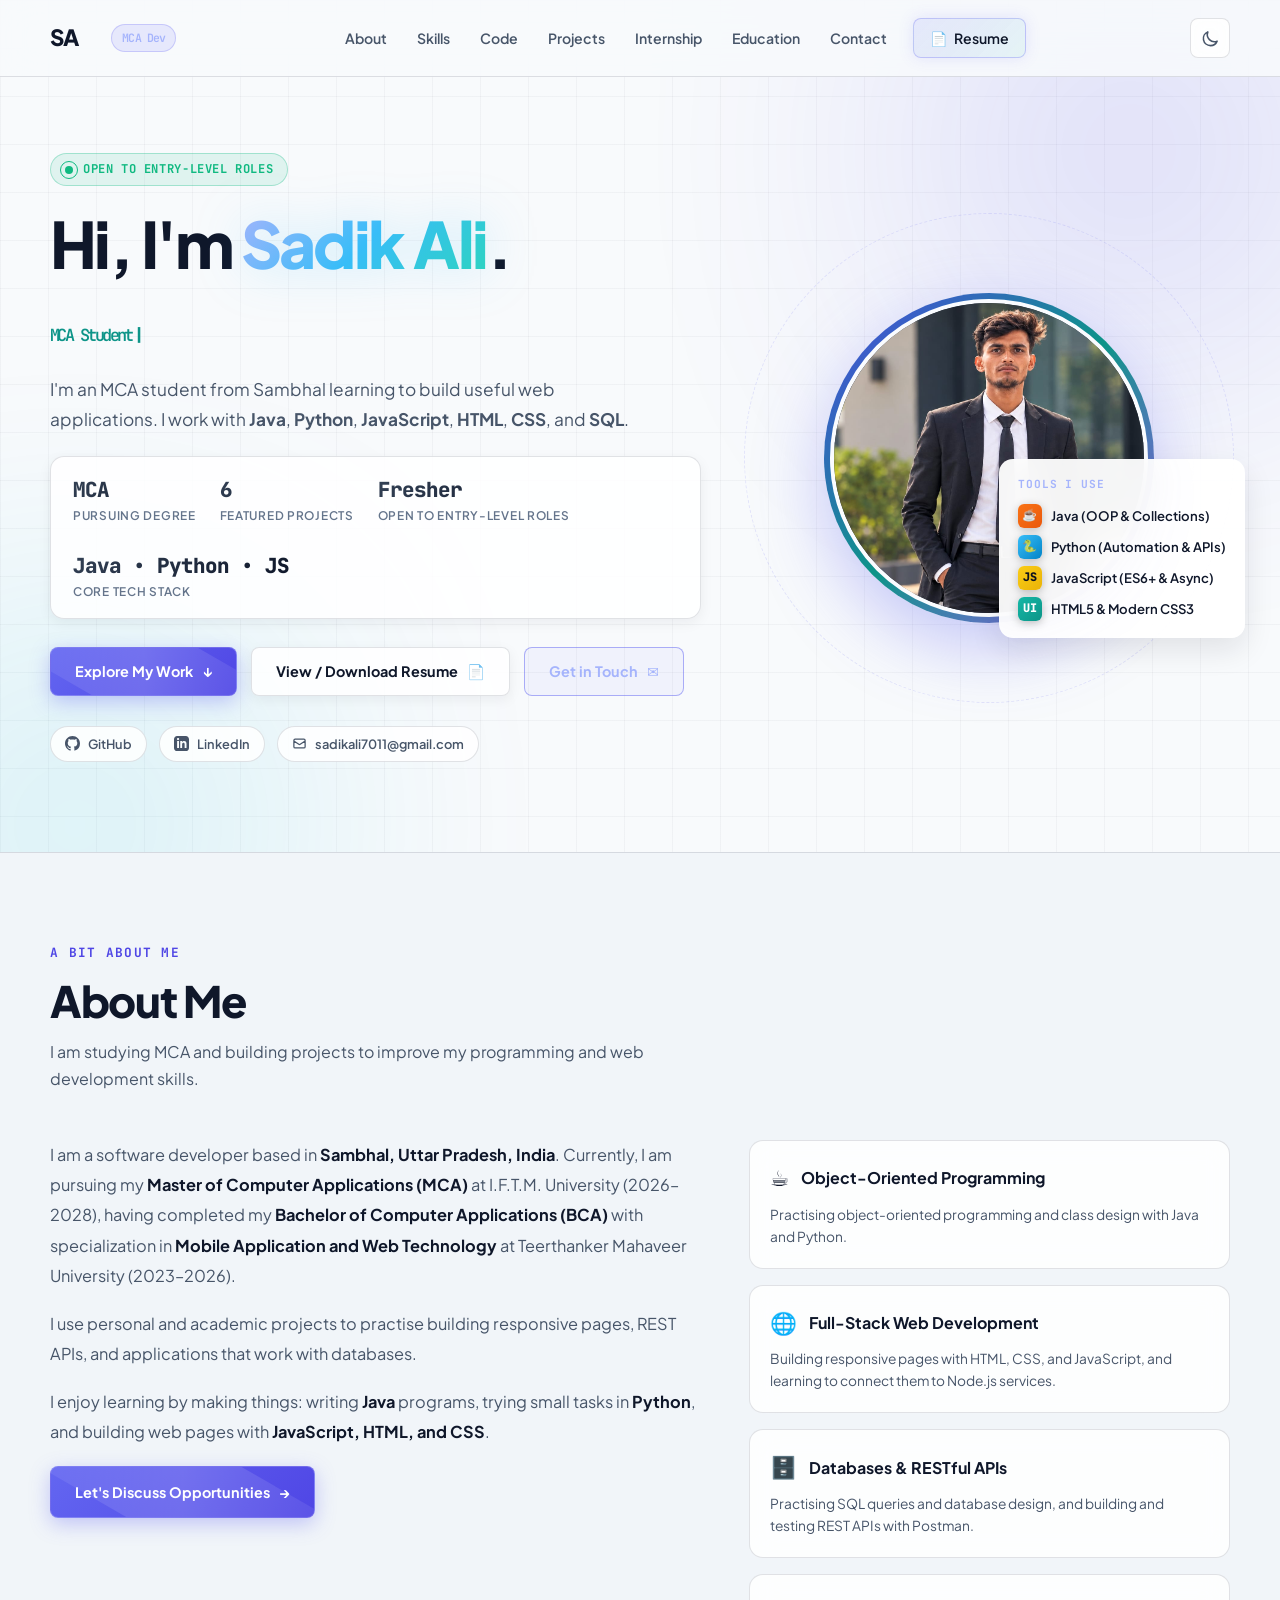
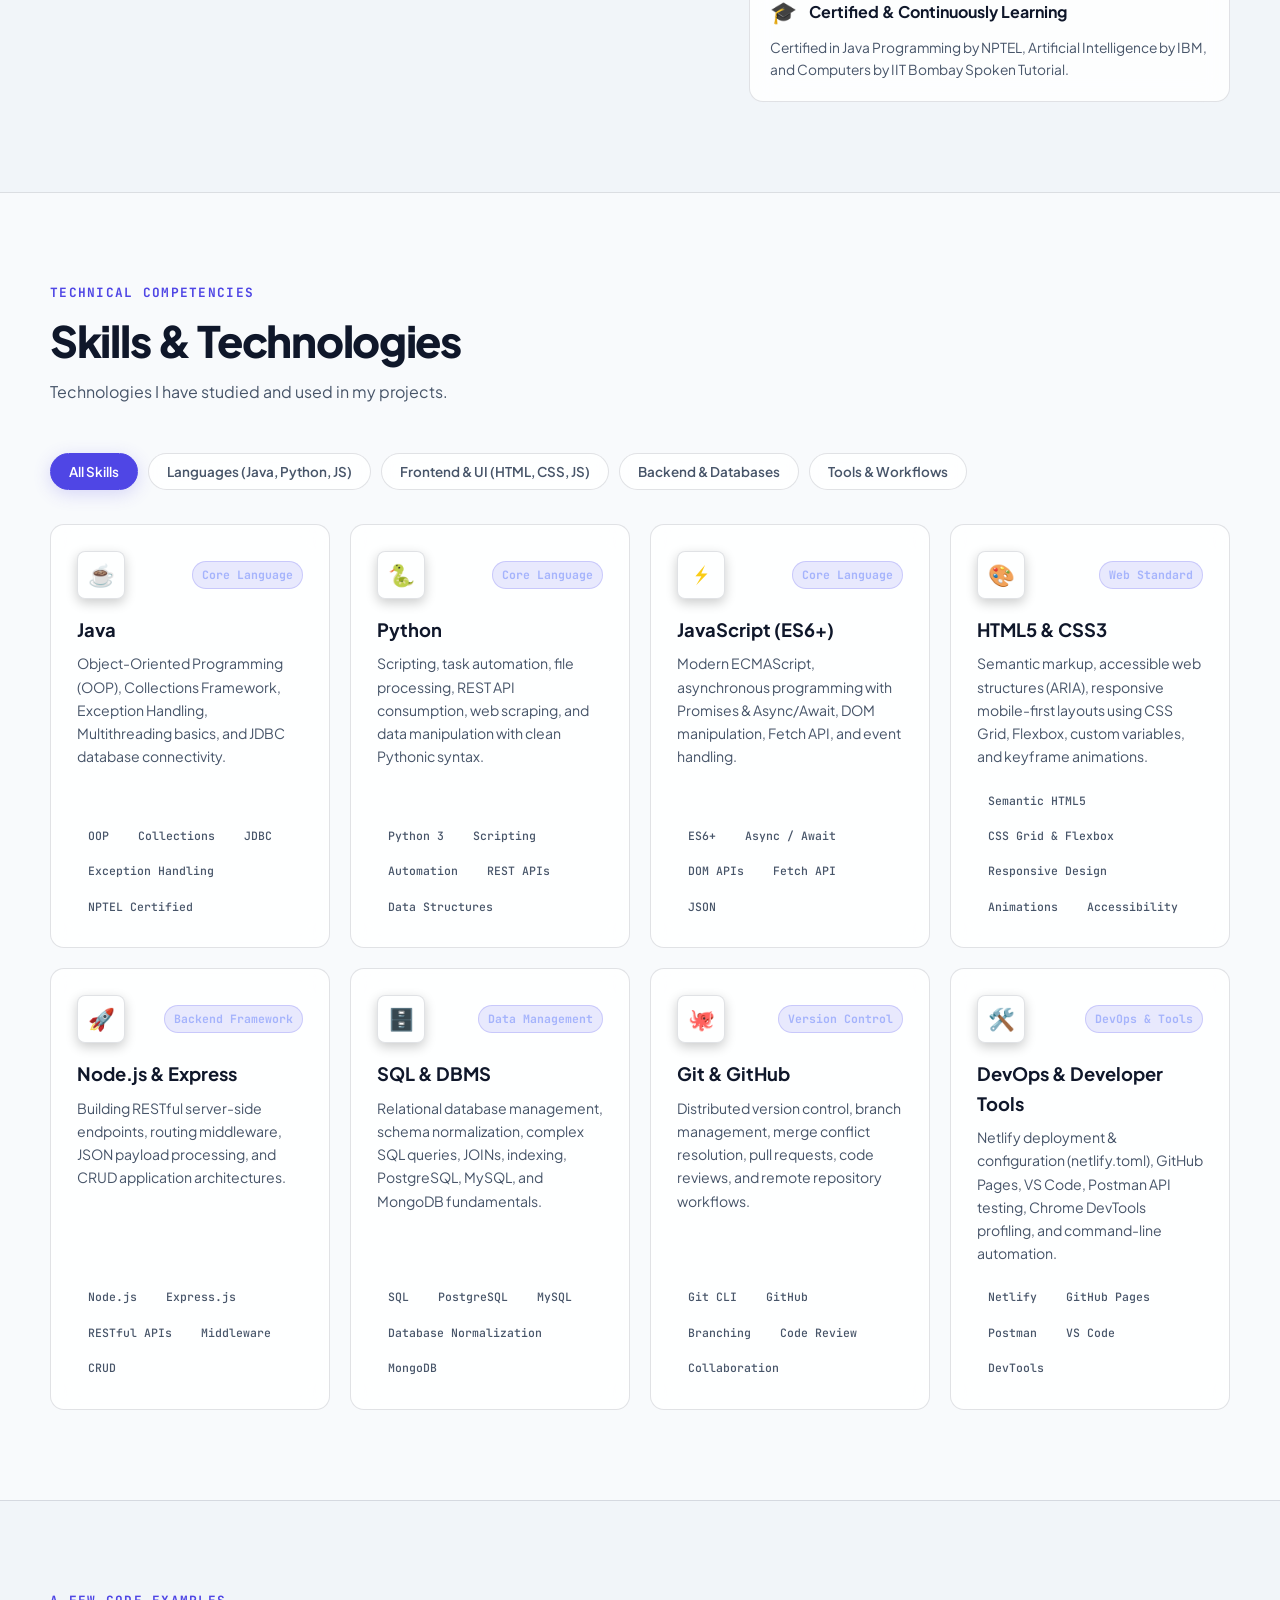
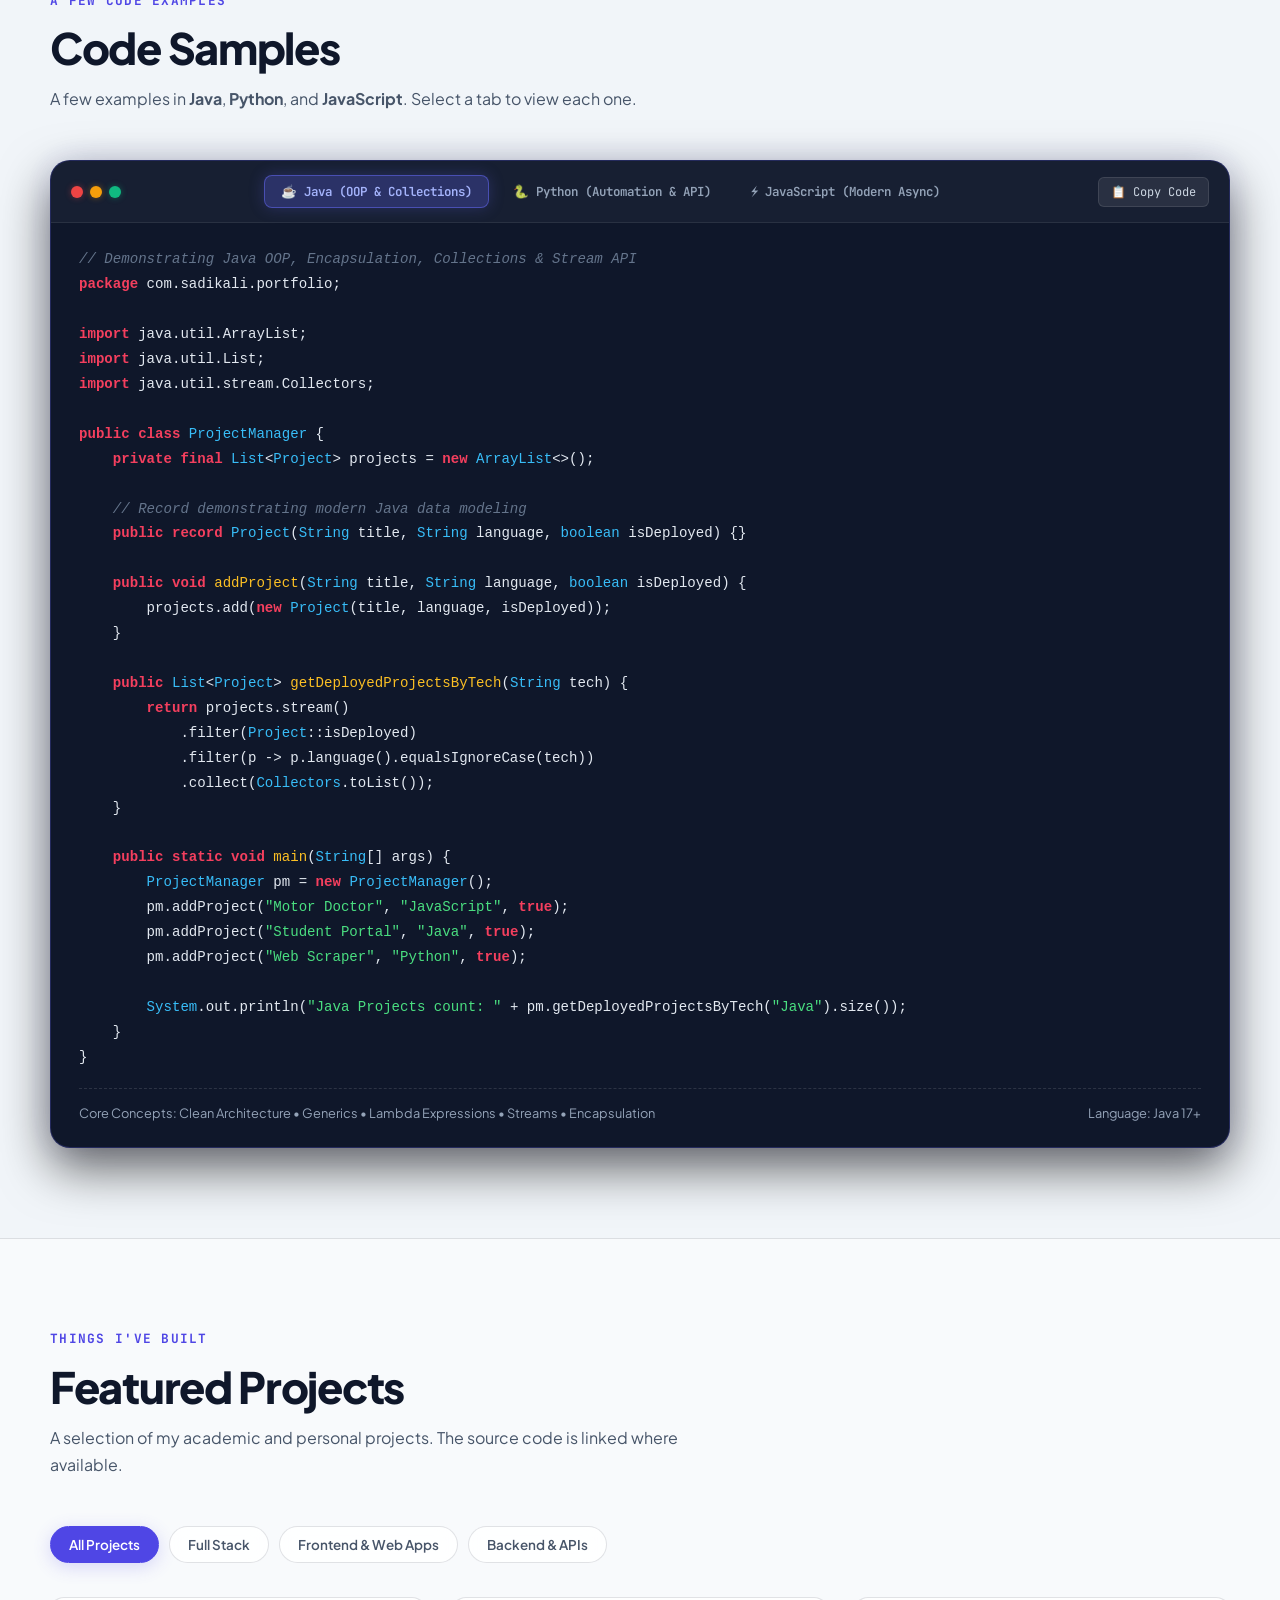
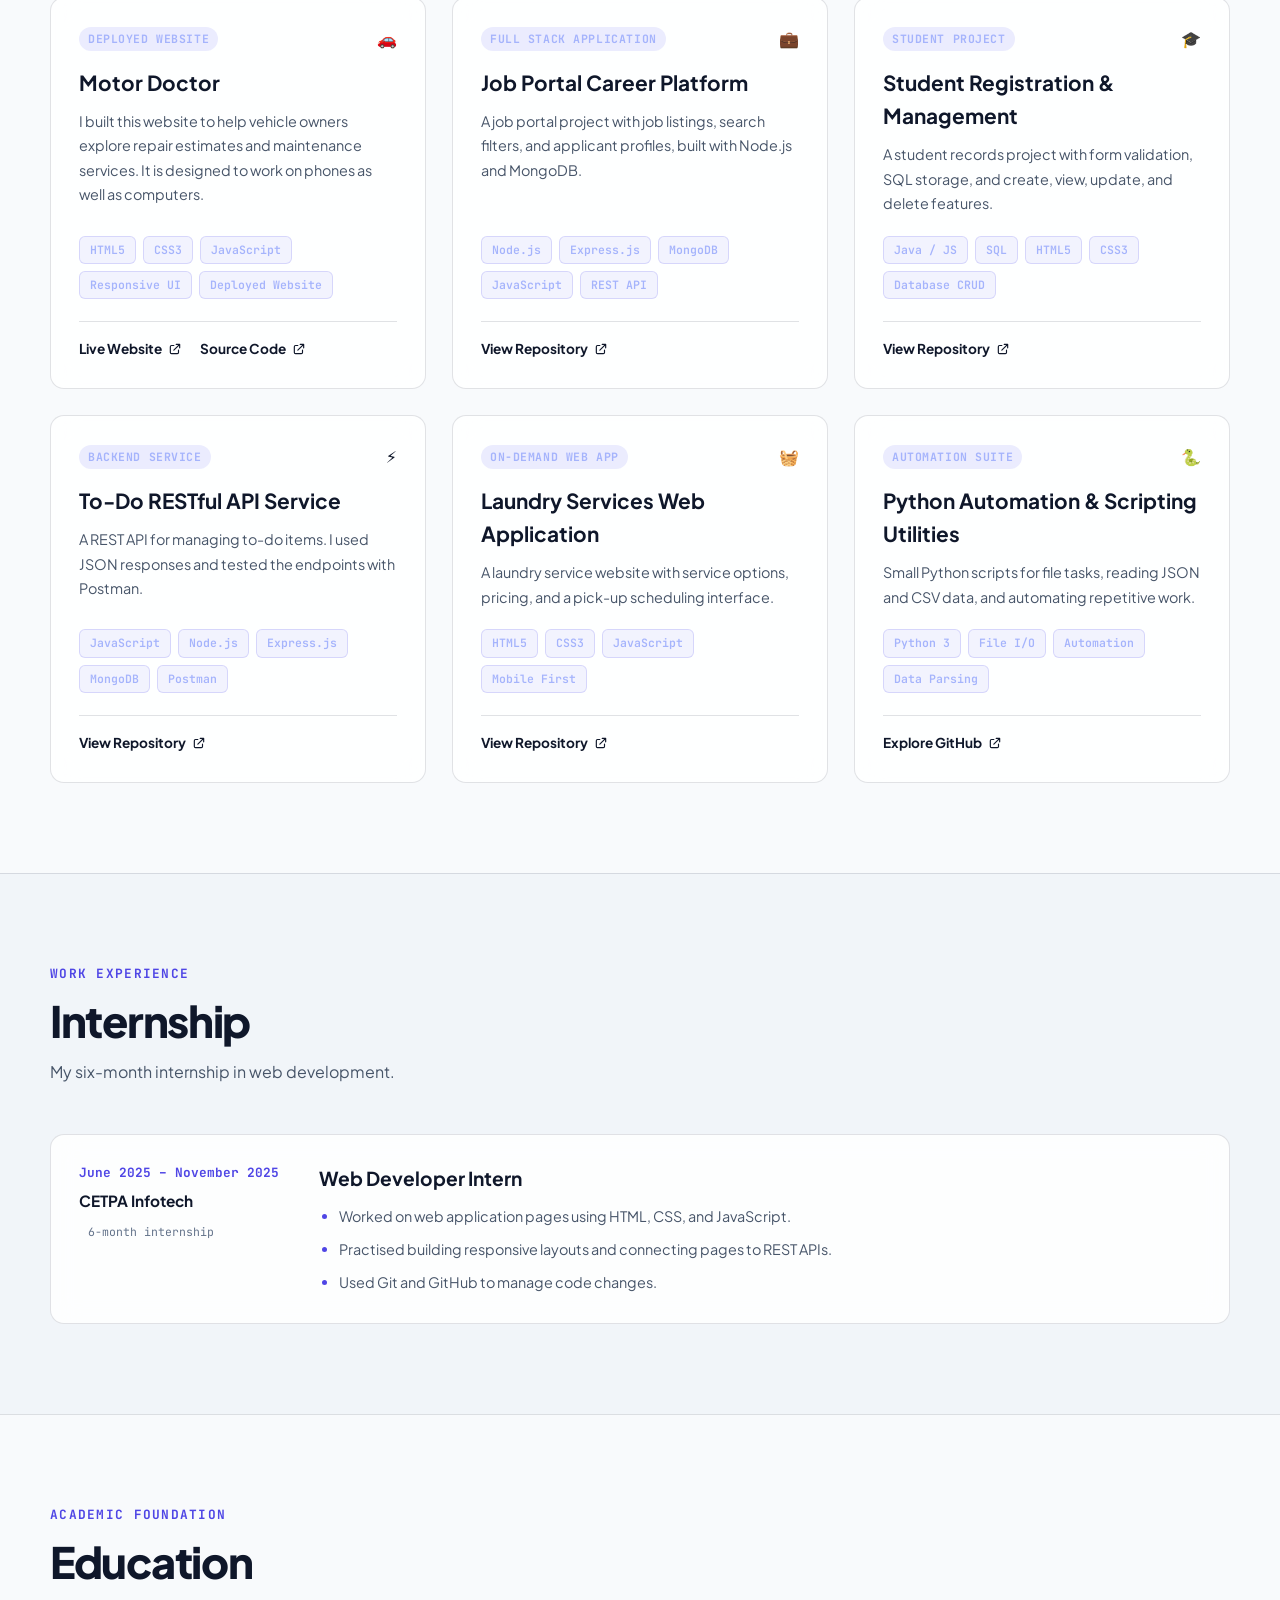
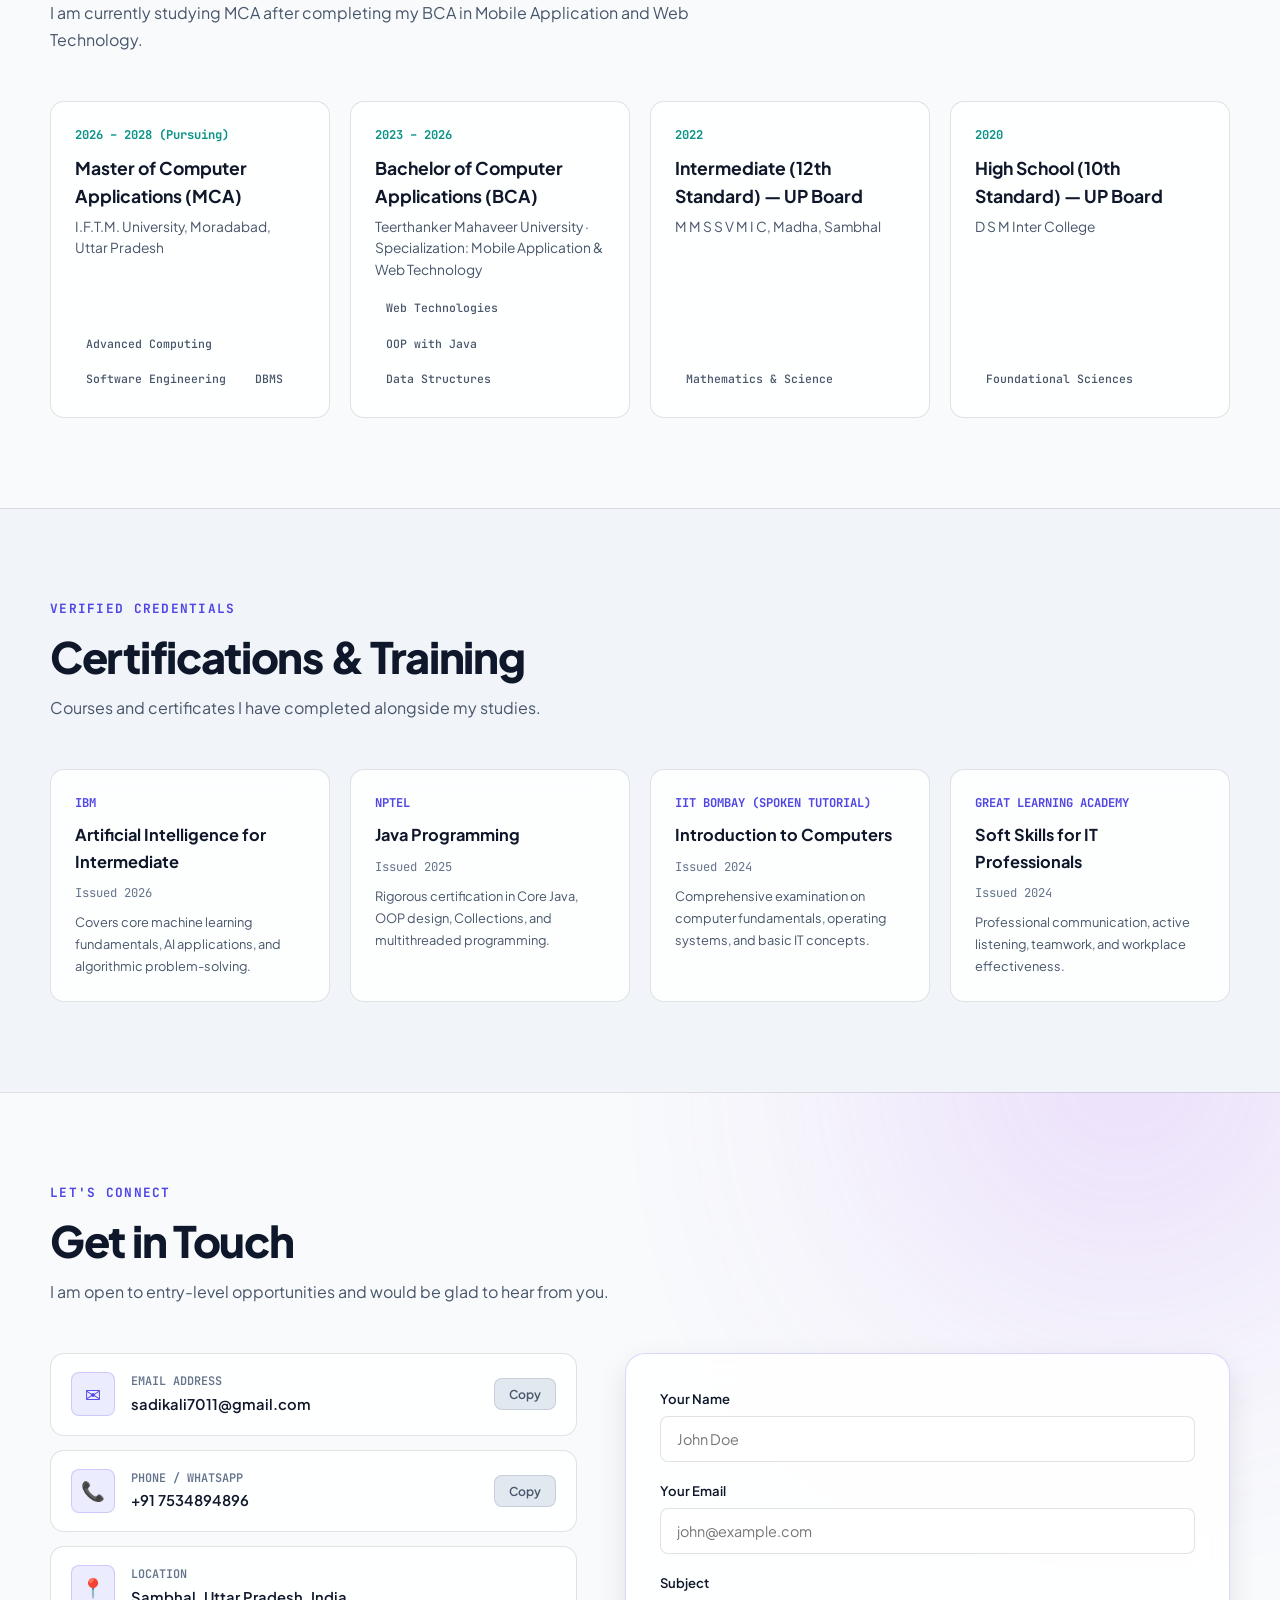
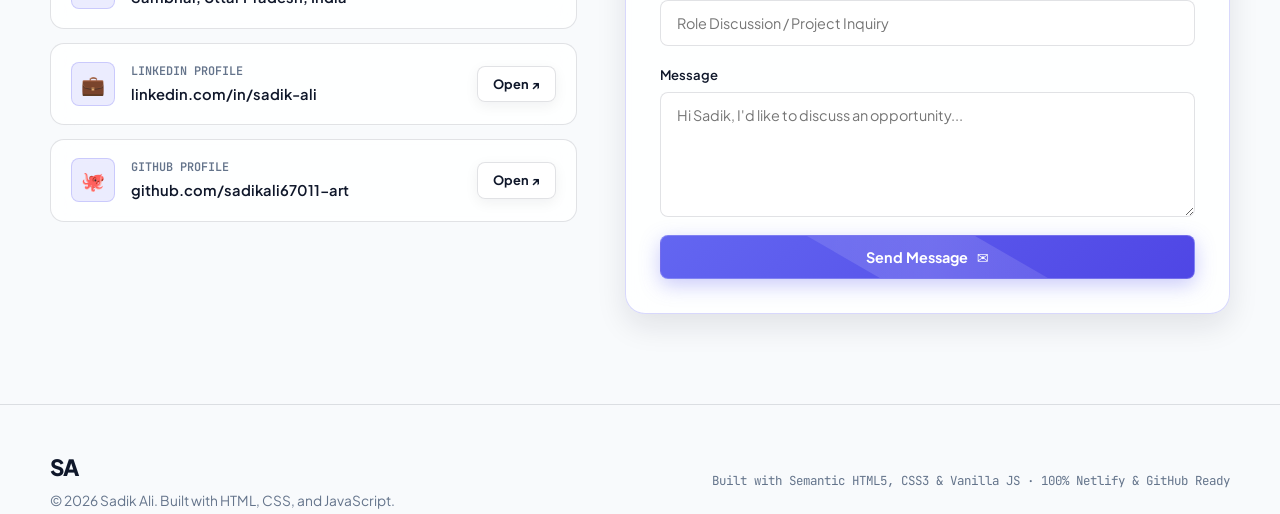
<file: index.html>
<!doctype html>
<html lang="en" data-theme="dark">
  <head>
    <meta charset="utf-8" />
    <meta name="viewport" content="width=device-width, initial-scale=1" />
    
    <!-- Primary SEO Meta Tags -->
    <title>Sadik Ali | Software Developer & MCA Student</title>
    <meta name="title" content="Sadik Ali | Software Developer & MCA Student" />
    <meta
      name="description"
      content="Sadik Ali is a Software Developer and MCA student specializing in Java, Python, JavaScript, and modern Web Development (HTML5, CSS3, SQL). View projects, live demos, and resume."
    />
    <meta name="keywords" content="Sadik Ali, Software Developer, Java Developer, Python Developer, Web Developer, Full Stack, MCA, Portfolio, Sambhal, Uttar Pradesh" />
    <meta name="author" content="Sadik Ali" />
    <meta name="theme-color" content="#070b14" />

    <!-- Open Graph / Facebook -->
    <meta property="og:type" content="website" />
    <meta property="og:url" content="https://sadikali67011-art.github.io/Portfolio/" />
    <meta property="og:title" content="Sadik Ali | Software Developer & MCA Student" />
    <meta property="og:description" content="Portfolio of Sadik Ali — Software Developer specializing in Java, Python, JavaScript, HTML5, CSS3, and SQL." />
    <meta property="og:image" content="image.jpeg" />

    <!-- Twitter -->
    <meta property="twitter:card" content="summary_large_image" />
    <meta property="twitter:title" content="Sadik Ali | Software Developer & MCA Student" />
    <meta property="twitter:description" content="Portfolio of Sadik Ali — Software Developer specializing in Java, Python, JavaScript, HTML5, CSS3, and SQL." />
    <meta property="twitter:image" content="image.jpeg" />

    <!-- SVG Favicon -->
    <link rel="icon" type="image/svg+xml" href="data:image/svg+xml,<svg xmlns='http://www.w3.org/2000/svg' viewBox='0 0 100 100'><rect width='100' height='100' rx='20' fill='%236366f1'/><text x='50%' y='55%' dominant-baseline='middle' text-anchor='middle' font-family='sans-serif' font-weight='800' font-size='46' fill='%23ffffff'>SA</text></svg>" />

    <!-- Google Fonts Preconnect & Stylesheet -->
    <link rel="preconnect" href="https://fonts.googleapis.com" />
    <link rel="preconnect" href="https://fonts.gstatic.com" crossorigin />
    <link
      href="https://fonts.googleapis.com/css2?family=Plus+Jakarta+Sans:wght@400;500;600;700;800&family=JetBrains+Mono:wght@400;500;600;700&display=swap"
      rel="stylesheet"
    />

    <link rel="preload" as="image" href="image.jpeg" />
    <link rel="stylesheet" href="styles.css" />
    <script src="script.js" defer></script>

    <!-- Schema.org JSON-LD Structured Data -->
    <script type="application/ld+json">
      {
        "@context": "https://schema.org",
        "@type": "Person",
        "name": "Sadik Ali",
        "jobTitle": "Software Developer",
        "email": "mailto:sadikali7011@gmail.com",
        "telephone": "+917534894896",
        "address": {
          "@type": "PostalAddress",
          "addressLocality": "Sambhal",
          "addressRegion": "Uttar Pradesh",
          "addressCountry": "India"
        },
        "alumniOf": [
          {
            "@type": "EducationalOrganization",
            "name": "I.F.T.M. University, Moradabad"
          },
          {
            "@type": "EducationalOrganization",
            "name": "Teerthanker Mahaveer University"
          }
        ],
        "knowsAbout": ["Java", "Python", "JavaScript", "HTML5", "CSS3", "SQL", "Web Development", "Node.js"],
        "sameAs": [
          "https://github.com/sadikali67011-art",
          "https://www.linkedin.com/in/sadik-ali-75a539294/"
        ]
      }
    </script>
  </head>
  <body>
    <!-- Ambient Futuristic Glow Elements -->
    <div class="ambient-glow glow-1" aria-hidden="true"></div>
    <div class="ambient-glow glow-2" aria-hidden="true"></div>
    <div class="ambient-glow glow-3" aria-hidden="true"></div>

    <!-- Top Header & Navigation -->
    <header class="site-header">
      <nav class="nav container" aria-label="Main navigation">
        <a class="brand" href="#home" aria-label="Sadik Ali Home">
          SA<span class="brand-dot">.</span>
          <span class="brand-badge">MCA Dev</span>
        </a>

        <ul class="nav-links" id="nav-links">
          <li><a href="#about">About</a></li>
          <li><a href="#skills">Skills</a></li>
          <li><a href="#code-showcase">Code</a></li>
          <li><a href="#projects">Projects</a></li>
          <li><a href="#experience">Internship</a></li>
          <li><a href="#education">Education</a></li>
          <li><a href="#contact">Contact</a></li>
          <li>
            <a class="nav-resume-btn" href="resume/">
              <span aria-hidden="true">📄</span> Resume
            </a>
          </li>
        </ul>

        <div class="nav-actions">
          <button class="theme-toggle" id="theme-toggle" type="button" aria-label="Switch theme">
            <!-- Injected by script.js -->
          </button>
          <button
            class="menu-toggle"
            type="button"
            aria-label="Open navigation menu"
            aria-expanded="false"
            aria-controls="nav-links"
          >
            <span></span>
            <span></span>
            <span></span>
          </button>
        </div>
      </nav>
    </header>

    <main id="main-content">
      <!-- Hero Section -->
      <section class="hero container" id="home">
        <div class="hero-copy">
          <div class="status-badge">
            <div class="status-dot-wrapper">
              <span class="status-dot"></span>
              <span class="status-ring"></span>
            </div>
            <span>Open to Entry-Level Roles</span>
          </div>

          <h1 class="hero-title">
            Hi, I'm <span class="highlight">Sadik Ali</span>.<br />
            <div class="typewriter-wrapper">
              <span id="typewriter">Software Developer</span><span class="cursor">|</span>
            </div>
          </h1>

          <p class="hero-subtitle">
            I'm an MCA student from Sambhal learning to build useful web applications. I work with <strong>Java</strong>, <strong>Python</strong>, <strong>JavaScript</strong>, <strong>HTML</strong>, <strong>CSS</strong>, and <strong>SQL</strong>.
          </p>

          <div class="hero-stats">
            <div class="stat-item">
              <span class="stat-value">MCA</span>
              <span class="stat-label">Pursuing Degree</span>
            </div>
            <div class="stat-item">
              <span class="stat-value">6</span>
              <span class="stat-label">Featured Projects</span>
            </div>
            <div class="stat-item">
              <span class="stat-value">Fresher</span>
              <span class="stat-label">Open to Entry-Level Roles</span>
            </div>
            <div class="stat-item">
              <span class="stat-value">Java • Python • JS</span>
              <span class="stat-label">Core Tech Stack</span>
            </div>
          </div>

          <div class="hero-actions">
            <a class="button button-primary" href="#projects">
              Explore My Work <span aria-hidden="true">↓</span>
            </a>
            <a class="button button-secondary" href="resume/">
              View / Download Resume <span aria-hidden="true">📄</span>
            </a>
            <a class="button button-outline" href="#contact">
              Get in Touch <span aria-hidden="true">✉️</span>
            </a>
          </div>

          <div class="hero-socials" aria-label="Social profiles">
            <a class="social-pill" href="https://github.com/sadikali67011-art" target="_blank" rel="noopener noreferrer">
              <svg fill="currentColor" viewBox="0 0 24 24"><path d="M12 0C5.37 0 0 5.37 0 12c0 5.31 3.435 9.795 8.205 11.385.6.105.825-.255.825-.57 0-.285-.015-1.23-.015-2.235-3.015.555-3.795-.735-4.035-1.41-.135-.345-.72-1.41-1.23-1.695-.42-.225-1.02-.78-.015-.795.945-.015 1.62.87 1.845 1.23 1.08 1.815 2.805 1.305 3.495.99.105-.78.42-1.305.765-1.605-2.67-.3-5.46-1.335-5.46-5.925 0-1.305.465-2.385 1.23-3.225-.12-.3-.54-1.53.12-3.18 0 0 1.005-.315 3.3 1.23.96-.27 1.98-.405 3-.405s2.04.135 3 .405c2.295-1.56 3.3-1.23 3.3-1.23.66 1.65.24 2.88.12 3.18.765.84 1.23 1.905 1.23 3.225 0 4.605-2.805 5.625-5.475 5.925.435.375.81 1.095.81 2.22 0 1.605-.015 2.895-.015 3.3 0 .315.225.69.825.57A12.02 12.02 0 0024 12c0-6.63-5.37-12-12-12z"/></svg>
              GitHub
            </a>
            <a class="social-pill" href="https://www.linkedin.com/in/sadik-ali-75a539294/" target="_blank" rel="noopener noreferrer">
              <svg fill="currentColor" viewBox="0 0 24 24"><path d="M19 0h-14c-2.761 0-5 2.239-5 5v14c0 2.761 2.239 5 5 5h14c2.762 0 5-2.239 5-5v-14c0-2.761-2.238-5-5-5zm-11 19h-3v-11h3v11zm-1.5-12.268c-.966 0-1.75-.79-1.75-1.764s.784-1.764 1.75-1.764 1.75.79 1.75 1.764-.783 1.764-1.75 1.764zm13.5 12.268h-3v-5.604c0-3.368-4-3.113-4 0v5.604h-3v-11h3v1.765c1.396-2.586 7-2.777 7 2.476v6.759z"/></svg>
              LinkedIn
            </a>
            <a class="social-pill" href="mailto:sadikali7011@gmail.com">
              <svg fill="none" viewBox="0 0 24 24" stroke="currentColor"><path stroke-linecap="round" stroke-linejoin="round" stroke-width="2" d="M3 8l7.89 5.26a2 2 0 002.22 0L21 8M5 19h14a2 2 0 002-2V7a2 2 0 00-2-2H5a2 2 0 00-2 2v10a2 2 0 002 2z"/></svg>
              sadikali7011@gmail.com
            </a>
          </div>
        </div>

        <div class="hero-visual">
          <div class="orbit-ring orbit-ring-1"></div>
          <div class="orbit-ring orbit-ring-2"></div>

          <div class="avatar-wrapper">
            <img class="avatar-img" src="image.jpeg" alt="Portrait of Sadik Ali" width="330" height="330" fetchpriority="high" />
          </div>

          <div class="floating-toolkit" aria-label="Current Developer Toolkit">
            <span class="toolkit-header">Tools I Use</span>
            <div class="toolkit-items">
              <div class="toolkit-item">
                <span class="toolkit-badge badge-java">☕</span>
                <span>Java (OOP &amp; Collections)</span>
              </div>
              <div class="toolkit-item">
                <span class="toolkit-badge badge-python">🐍</span>
                <span>Python (Automation &amp; APIs)</span>
              </div>
              <div class="toolkit-item">
                <span class="toolkit-badge badge-js">JS</span>
                <span>JavaScript (ES6+ &amp; Async)</span>
              </div>
              <div class="toolkit-item">
                <span class="toolkit-badge badge-web">UI</span>
                <span>HTML5 &amp; Modern CSS3</span>
              </div>
            </div>
          </div>
        </div>
      </section>

      <!-- About Section -->
      <section class="section section-alt" id="about">
        <div class="container">
          <div class="section-header">
            <span class="section-eyebrow">A Bit About Me</span>
            <h2 class="section-title">About Me</h2>
            <p class="section-desc">
              I am studying MCA and building projects to improve my programming and web development skills.
            </p>
          </div>

          <div class="about-grid">
            <div class="about-text">
              <p>
                I am a software developer based in <strong>Sambhal, Uttar Pradesh, India</strong>. Currently, I am pursuing my <strong>Master of Computer Applications (MCA)</strong> at I.F.T.M. University (2026–2028), having completed my <strong>Bachelor of Computer Applications (BCA)</strong> with specialization in <strong>Mobile Application and Web Technology</strong> at Teerthanker Mahaveer University (2023–2026).
              </p>
              <p>
                I use personal and academic projects to practise building responsive pages, REST APIs, and applications that work with databases.
              </p>
              <p>
                I enjoy learning by making things: writing <strong>Java</strong> programs, trying small tasks in <strong>Python</strong>, and building web pages with <strong>JavaScript, HTML, and CSS</strong>.
              </p>
              <div>
                <a class="button button-primary" href="#contact">
                  Let's Discuss Opportunities <span aria-hidden="true">→</span>
                </a>
              </div>
            </div>

            <div class="about-highlights">
              <div class="highlight-card">
                <div class="highlight-card-header">
                  <span class="highlight-card-icon">☕</span>
                  <h3>Object-Oriented Programming</h3>
                </div>
                <p>Practising object-oriented programming and class design with Java and Python.</p>
              </div>

              <div class="highlight-card">
                <div class="highlight-card-header">
                  <span class="highlight-card-icon">🌐</span>
                  <h3>Full-Stack Web Development</h3>
                </div>
                <p>Building responsive pages with HTML, CSS, and JavaScript, and learning to connect them to Node.js services.</p>
              </div>

              <div class="highlight-card">
                <div class="highlight-card-header">
                  <span class="highlight-card-icon">🗄️</span>
                  <h3>Databases &amp; RESTful APIs</h3>
                </div>
                <p>Practising SQL queries and database design, and building and testing REST APIs with Postman.</p>
              </div>

              <div class="highlight-card">
                <div class="highlight-card-header">
                  <span class="highlight-card-icon">🎓</span>
                  <h3>Certified &amp; Continuously Learning</h3>
                </div>
                <p>Certified in Java Programming by NPTEL, Artificial Intelligence by IBM, and Computers by IIT Bombay Spoken Tutorial.</p>
              </div>
            </div>
          </div>
        </div>
      </section>

      <!-- Skills Section -->
      <section class="section" id="skills">
        <div class="container">
          <div class="section-header">
            <span class="section-eyebrow">Technical Competencies</span>
            <h2 class="section-title">Skills &amp; Technologies</h2>
            <p class="section-desc">
              Technologies I have studied and used in my projects.
            </p>
          </div>

          <div class="skills-filter-bar" role="tablist" aria-label="Filter skills">
            <button class="filter-btn active" data-filter="all" type="button">All Skills</button>
            <button class="filter-btn" data-filter="languages" type="button">Languages (Java, Python, JS)</button>
            <button class="filter-btn" data-filter="frontend" type="button">Frontend &amp; UI (HTML, CSS, JS)</button>
            <button class="filter-btn" data-filter="backend" type="button">Backend &amp; Databases</button>
            <button class="filter-btn" data-filter="tools" type="button">Tools &amp; Workflows</button>
          </div>

          <div class="skills-grid">
            <!-- 1. Java -->
            <article class="skill-card" data-category="languages backend">
              <div class="skill-icon-header">
                <div class="skill-icon" style="color: var(--lang-java)">☕</div>
                <span class="skill-level">Core Language</span>
              </div>
              <h3>Java</h3>
              <p>Object-Oriented Programming (OOP), Collections Framework, Exception Handling, Multithreading basics, and JDBC database connectivity.</p>
              <div class="skill-tags">
                <span class="skill-tag">OOP</span>
                <span class="skill-tag">Collections</span>
                <span class="skill-tag">JDBC</span>
                <span class="skill-tag">Exception Handling</span>
                <span class="skill-tag">NPTEL Certified</span>
              </div>
            </article>

            <!-- 2. Python -->
            <article class="skill-card" data-category="languages backend">
              <div class="skill-icon-header">
                <div class="skill-icon" style="color: var(--lang-python)">🐍</div>
                <span class="skill-level">Core Language</span>
              </div>
              <h3>Python</h3>
              <p>Scripting, task automation, file processing, REST API consumption, web scraping, and data manipulation with clean Pythonic syntax.</p>
              <div class="skill-tags">
                <span class="skill-tag">Python 3</span>
                <span class="skill-tag">Scripting</span>
                <span class="skill-tag">Automation</span>
                <span class="skill-tag">REST APIs</span>
                <span class="skill-tag">Data Structures</span>
              </div>
            </article>

            <!-- 3. JavaScript -->
            <article class="skill-card" data-category="languages frontend">
              <div class="skill-icon-header">
                <div class="skill-icon" style="color: var(--lang-js)">⚡</div>
                <span class="skill-level">Core Language</span>
              </div>
              <h3>JavaScript (ES6+)</h3>
              <p>Modern ECMAScript, asynchronous programming with Promises &amp; Async/Await, DOM manipulation, Fetch API, and event handling.</p>
              <div class="skill-tags">
                <span class="skill-tag">ES6+</span>
                <span class="skill-tag">Async / Await</span>
                <span class="skill-tag">DOM APIs</span>
                <span class="skill-tag">Fetch API</span>
                <span class="skill-tag">JSON</span>
              </div>
            </article>

            <!-- 4. HTML5 & CSS3 -->
            <article class="skill-card" data-category="frontend">
              <div class="skill-icon-header">
                <div class="skill-icon" style="color: var(--teal)">🎨</div>
                <span class="skill-level">Web Standard</span>
              </div>
              <h3>HTML5 &amp; CSS3</h3>
              <p>Semantic markup, accessible web structures (ARIA), responsive mobile-first layouts using CSS Grid, Flexbox, custom variables, and keyframe animations.</p>
              <div class="skill-tags">
                <span class="skill-tag">Semantic HTML5</span>
                <span class="skill-tag">CSS Grid &amp; Flexbox</span>
                <span class="skill-tag">Responsive Design</span>
                <span class="skill-tag">Animations</span>
                <span class="skill-tag">Accessibility</span>
              </div>
            </article>

            <!-- 5. Node.js & Express -->
            <article class="skill-card" data-category="backend">
              <div class="skill-icon-header">
                <div class="skill-icon" style="color: var(--emerald)">🚀</div>
                <span class="skill-level">Backend Framework</span>
              </div>
              <h3>Node.js &amp; Express</h3>
              <p>Building RESTful server-side endpoints, routing middleware, JSON payload processing, and CRUD application architectures.</p>
              <div class="skill-tags">
                <span class="skill-tag">Node.js</span>
                <span class="skill-tag">Express.js</span>
                <span class="skill-tag">RESTful APIs</span>
                <span class="skill-tag">Middleware</span>
                <span class="skill-tag">CRUD</span>
              </div>
            </article>

            <!-- 6. SQL & Databases -->
            <article class="skill-card" data-category="backend">
              <div class="skill-icon-header">
                <div class="skill-icon" style="color: var(--cyan)">🗄️</div>
                <span class="skill-level">Data Management</span>
              </div>
              <h3>SQL &amp; DBMS</h3>
              <p>Relational database management, schema normalization, complex SQL queries, JOINs, indexing, PostgreSQL, MySQL, and MongoDB fundamentals.</p>
              <div class="skill-tags">
                <span class="skill-tag">SQL</span>
                <span class="skill-tag">PostgreSQL</span>
                <span class="skill-tag">MySQL</span>
                <span class="skill-tag">Database Normalization</span>
                <span class="skill-tag">MongoDB</span>
              </div>
            </article>

            <!-- 7. Git & GitHub -->
            <article class="skill-card" data-category="tools">
              <div class="skill-icon-header">
                <div class="skill-icon" style="color: #f43f5e">🐙</div>
                <span class="skill-level">Version Control</span>
              </div>
              <h3>Git &amp; GitHub</h3>
              <p>Distributed version control, branch management, merge conflict resolution, pull requests, code reviews, and remote repository workflows.</p>
              <div class="skill-tags">
                <span class="skill-tag">Git CLI</span>
                <span class="skill-tag">GitHub</span>
                <span class="skill-tag">Branching</span>
                <span class="skill-tag">Code Review</span>
                <span class="skill-tag">Collaboration</span>
              </div>
            </article>

            <!-- 8. Deployment & Engineering -->
            <article class="skill-card" data-category="tools">
              <div class="skill-icon-header">
                <div class="skill-icon" style="color: var(--amber)">🛠️</div>
                <span class="skill-level">DevOps &amp; Tools</span>
              </div>
              <h3>DevOps &amp; Developer Tools</h3>
              <p>Netlify deployment &amp; configuration (netlify.toml), GitHub Pages, VS Code, Postman API testing, Chrome DevTools profiling, and command-line automation.</p>
              <div class="skill-tags">
                <span class="skill-tag">Netlify</span>
                <span class="skill-tag">GitHub Pages</span>
                <span class="skill-tag">Postman</span>
                <span class="skill-tag">VS Code</span>
                <span class="skill-tag">DevTools</span>
              </div>
            </article>
          </div>
        </div>
      </section>

      <!-- Interactive Live Code Showcase (Java, Python, JavaScript) -->
      <section class="section section-alt" id="code-showcase">
        <div class="container">
          <div class="section-header">
            <span class="section-eyebrow">A Few Code Examples</span>
            <h2 class="section-title">Code Samples</h2>
            <p class="section-desc">
              A few examples in <strong>Java</strong>, <strong>Python</strong>, and <strong>JavaScript</strong>. Select a tab to view each one.
            </p>
          </div>

          <div class="code-showcase-container">
            <div class="code-window-topbar">
              <div class="window-dots" aria-hidden="true">
                <span class="dot dot-red"></span>
                <span class="dot dot-yellow"></span>
                <span class="dot dot-green"></span>
              </div>

              <div class="code-tabs" role="tablist" aria-label="Code language switch">
                <button class="code-tab-btn active" data-lang="java" type="button">
                  <span>☕</span> Java (OOP &amp; Collections)
                </button>
                <button class="code-tab-btn" data-lang="python" type="button">
                  <span>🐍</span> Python (Automation &amp; API)
                </button>
                <button class="code-tab-btn" data-lang="js" type="button">
                  <span>⚡</span> JavaScript (Modern Async)
                </button>
              </div>

              <button class="code-copy-btn" id="copy-code-btn" type="button" aria-label="Copy code snippet">
                <span>📋 Copy Code</span>
              </button>
            </div>

            <!-- Java Code Panel -->
            <div class="code-panel active" id="code-panel-java">
              <pre class="code-block"><code><span class="syntax-comment">// Demonstrating Java OOP, Encapsulation, Collections &amp; Stream API</span>
<span class="syntax-keyword">package</span> com.sadikali.portfolio;

<span class="syntax-keyword">import</span> java.util.ArrayList;
<span class="syntax-keyword">import</span> java.util.List;
<span class="syntax-keyword">import</span> java.util.stream.Collectors;

<span class="syntax-keyword">public class</span> <span class="syntax-type">ProjectManager</span> {
    <span class="syntax-keyword">private final</span> <span class="syntax-type">List</span>&lt;<span class="syntax-type">Project</span>&gt; projects = <span class="syntax-keyword">new</span> <span class="syntax-type">ArrayList</span>&lt;&gt;();

    <span class="syntax-comment">// Record demonstrating modern Java data modeling</span>
    <span class="syntax-keyword">public record</span> <span class="syntax-type">Project</span>(<span class="syntax-type">String</span> title, <span class="syntax-type">String</span> language, <span class="syntax-type">boolean</span> isDeployed) {}

    <span class="syntax-keyword">public void</span> <span class="syntax-function">addProject</span>(<span class="syntax-type">String</span> title, <span class="syntax-type">String</span> language, <span class="syntax-type">boolean</span> isDeployed) {
        projects.add(<span class="syntax-keyword">new</span> <span class="syntax-type">Project</span>(title, language, isDeployed));
    }

    <span class="syntax-keyword">public</span> <span class="syntax-type">List</span>&lt;<span class="syntax-type">Project</span>&gt; <span class="syntax-function">getDeployedProjectsByTech</span>(<span class="syntax-type">String</span> tech) {
        <span class="syntax-keyword">return</span> projects.stream()
            .filter(<span class="syntax-type">Project</span>::isDeployed)
            .filter(p -&gt; p.language().equalsIgnoreCase(tech))
            .collect(<span class="syntax-type">Collectors</span>.toList());
    }

    <span class="syntax-keyword">public static void</span> <span class="syntax-function">main</span>(<span class="syntax-type">String</span>[] args) {
        <span class="syntax-type">ProjectManager</span> pm = <span class="syntax-keyword">new</span> <span class="syntax-type">ProjectManager</span>();
        pm.addProject(<span class="syntax-string">"Motor Doctor"</span>, <span class="syntax-string">"JavaScript"</span>, <span class="syntax-keyword">true</span>);
        pm.addProject(<span class="syntax-string">"Student Portal"</span>, <span class="syntax-string">"Java"</span>, <span class="syntax-keyword">true</span>);
        pm.addProject(<span class="syntax-string">"Web Scraper"</span>, <span class="syntax-string">"Python"</span>, <span class="syntax-keyword">true</span>);

        <span class="syntax-type">System</span>.out.println(<span class="syntax-string">"Java Projects count: "</span> + pm.getDeployedProjectsByTech(<span class="syntax-string">"Java"</span>).size());
    }
}</code></pre>
              <div class="code-panel-footer">
                <span>Core Concepts: Clean Architecture • Generics • Lambda Expressions • Streams • Encapsulation</span>
                <span>Language: Java 17+</span>
              </div>
            </div>

            <!-- Python Code Panel -->
            <div class="code-panel" id="code-panel-python">
              <pre class="code-block"><code><span class="syntax-comment"># Demonstrating Pythonic Automation, REST API Consumption &amp; Error Handling</span>
<span class="syntax-keyword">import</span> urllib.request
<span class="syntax-keyword">import</span> json
<span class="syntax-keyword">from</span> typing <span class="syntax-keyword">import</span> List, Dict, Any

<span class="syntax-keyword">class</span> <span class="syntax-type">GitHubPortfolioTracker</span>:
    <span class="syntax-string">"""Fetches and summarizes public repositories using clean Python OOP."""</span>

    BASE_URL: <span class="syntax-type">str</span> = <span class="syntax-string">"https://api.github.com/users/{username}/repos"</span>

    <span class="syntax-keyword">def</span> <span class="syntax-function">__init__</span>(<span class="syntax-keyword">self</span>, username: <span class="syntax-type">str</span>) -&gt; <span class="syntax-keyword">None</span>:
        <span class="syntax-keyword">self</span>.username = username
        <span class="syntax-keyword">self</span>.endpoint = <span class="syntax-keyword">self</span>.BASE_URL.format(username=username)

    <span class="syntax-keyword">def</span> <span class="syntax-function">fetch_repositories</span>(<span class="syntax-keyword">self</span>) -&gt; List[Dict[<span class="syntax-type">str</span>, Any]]:
        <span class="syntax-keyword">try</span>:
            request = urllib.request.Request(
                <span class="syntax-keyword">self</span>.endpoint,
                headers={<span class="syntax-string">"User-Agent"</span>: <span class="syntax-string">"Python-Portfolio-Tracker"</span>}
            )
            <span class="syntax-keyword">with</span> urllib.request.urlopen(request, timeout=<span class="syntax-number">10</span>) <span class="syntax-keyword">as</span> response:
                <span class="syntax-keyword">return</span> json.loads(response.read().decode(<span class="syntax-string">"utf-8"</span>))
        <span class="syntax-keyword">except</span> Exception <span class="syntax-keyword">as</span> exc:
            print(<span class="syntax-string">f"Error fetching repositories: {exc}"</span>)
            <span class="syntax-keyword">return</span> []

    <span class="syntax-keyword">def</span> <span class="syntax-function">get_tech_breakdown</span>(<span class="syntax-keyword">self</span>) -&gt; Dict[<span class="syntax-type">str</span>, <span class="syntax-type">int</span>]:
        repos = <span class="syntax-keyword">self</span>.fetch_repositories()
        stats: Dict[<span class="syntax-type">str</span>, <span class="syntax-type">int</span>] = {}
        <span class="syntax-keyword">for</span> repo <span class="syntax-keyword">in</span> repos:
            lang = repo.get(<span class="syntax-string">"language"</span>) <span class="syntax-keyword">or</span> <span class="syntax-string">"Other"</span>
            stats[lang] = stats.get(lang, <span class="syntax-number">0</span>) + <span class="syntax-number">1</span>
        <span class="syntax-keyword">return</span> stats

<span class="syntax-keyword">if</span> __name__ == <span class="syntax-string">"__main__"</span>:
    tracker = <span class="syntax-type">GitHubPortfolioTracker</span>(<span class="syntax-string">"sadikali67011-art"</span>)
    breakdown = tracker.get_tech_breakdown()
    print(<span class="syntax-string">"Repository Tech Distribution:"</span>, breakdown)</code></pre>
              <div class="code-panel-footer">
                <span>Core Concepts: Type Hinting • Context Managers • HTTP Requests • Exception Handling • Data Processing</span>
                <span>Language: Python 3.10+</span>
              </div>
            </div>

            <!-- JavaScript Code Panel -->
            <div class="code-panel" id="code-panel-js">
              <pre class="code-block"><code><span class="syntax-comment">// Demonstrating Modern ES6+, Async/Await, Web API &amp; DOM State Management</span>
<span class="syntax-keyword">class</span> <span class="syntax-type">InteractivePortfolio</span> {
  <span class="syntax-function">constructor</span>() {
    <span class="syntax-keyword">this</span>.theme = localStorage.getItem(<span class="syntax-string">"portfolio-theme"</span>) || <span class="syntax-string">"dark"</span>;
    <span class="syntax-keyword">this</span>.init();
  }

  <span class="syntax-function">init</span>() {
    document.documentElement.setAttribute(<span class="syntax-string">"data-theme"</span>, <span class="syntax-keyword">this</span>.theme);
    <span class="syntax-keyword">this</span>.attachScrollListener();
  }

  <span class="syntax-keyword">async</span> <span class="syntax-function">copyToClipboard</span>(text, successCallback) {
    <span class="syntax-keyword">try</span> {
      <span class="syntax-keyword">await</span> navigator.clipboard.writeText(text);
      <span class="syntax-keyword">if</span> (<span class="syntax-keyword">typeof</span> successCallback === <span class="syntax-string">"function"</span>) {
        successCallback();
      }
    } <span class="syntax-keyword">catch</span> (err) {
      console.error(<span class="syntax-string">"Clipboard write failed:"</span>, err);
    }
  }

  <span class="syntax-function">attachScrollListener</span>() {
    <span class="syntax-keyword">const</span> backToTop = document.querySelector(<span class="syntax-string">"#back-to-top"</span>);
    window.addEventListener(<span class="syntax-string">"scroll"</span>, () =&gt; {
      <span class="syntax-keyword">const</span> isScrolled = window.scrollY &gt; <span class="syntax-number">400</span>;
      backToTop?.classList.toggle(<span class="syntax-string">"visible"</span>, isScrolled);
    }, { passive: <span class="syntax-keyword">true</span> });
  }
}

<span class="syntax-comment">// Instantiate application cleanly on DOM load</span>
document.addEventListener(<span class="syntax-string">"DOMContentLoaded"</span>, () =&gt; <span class="syntax-keyword">new</span> <span class="syntax-type">InteractivePortfolio</span>());</code></pre>
              <div class="code-panel-footer">
                <span>Core Concepts: ES6 Classes • Async/Await • Clipboard API • Event Delegation • Performance</span>
                <span>Language: ECMAScript 2022+</span>
              </div>
            </div>
          </div>
        </div>
      </section>

      <!-- Projects Section -->
      <section class="section" id="projects">
        <div class="container">
          <div class="section-header">
            <span class="section-eyebrow">Things I've Built</span>
            <h2 class="section-title">Featured Projects</h2>
            <p class="section-desc">
              A selection of my academic and personal projects. The source code is linked where available.
            </p>
          </div>

          <div class="projects-filter-bar skills-filter-bar" role="tablist" aria-label="Filter projects">
            <button class="filter-btn active" data-filter="all" type="button">All Projects</button>
            <button class="filter-btn" data-filter="fullstack" type="button">Full Stack</button>
            <button class="filter-btn" data-filter="web" type="button">Frontend &amp; Web Apps</button>
            <button class="filter-btn" data-filter="backend" type="button">Backend &amp; APIs</button>
          </div>

          <div class="projects-grid">
            <!-- Project 1: Motor Doctor -->
            <article class="project-card" data-category="web fullstack">
              <div class="project-topbar">
                <span class="project-badge">Deployed Website</span>
                <span aria-hidden="true">🚗</span>
              </div>
              <h3 class="project-title">Motor Doctor</h3>
              <p class="project-desc">
                I built this website to help vehicle owners explore repair estimates and maintenance services. It is designed to work on phones as well as computers.
              </p>
              <div class="project-tags">
                <span class="project-tag">HTML5</span>
                <span class="project-tag">CSS3</span>
                <span class="project-tag">JavaScript</span>
                <span class="project-tag">Responsive UI</span>
                <span class="project-tag">Deployed Website</span>
              </div>
              <div class="project-links">
                <a class="project-link" href="https://motordoctor.in/" target="_blank" rel="noopener noreferrer">
                  Live Website
                  <svg fill="none" viewBox="0 0 24 24" stroke="currentColor"><path stroke-linecap="round" stroke-linejoin="round" stroke-width="2" d="M10 6H6a2 2 0 00-2 2v10a2 2 0 002 2h10a2 2 0 002-2v-4M14 4h6m0 0v6m0-6L10 14"/></svg>
                </a>
                <a class="project-link" href="https://github.com/sadikali67011-art/Motor-doctor" target="_blank" rel="noopener noreferrer">
                  Source Code
                  <svg fill="none" viewBox="0 0 24 24" stroke="currentColor"><path stroke-linecap="round" stroke-linejoin="round" stroke-width="2" d="M10 6H6a2 2 0 00-2 2v10a2 2 0 002 2h10a2 2 0 002-2v-4M14 4h6m0 0v6m0-6L10 14"/></svg>
                </a>
              </div>
            </article>

            <!-- Project 2: Job Portal -->
            <article class="project-card" data-category="fullstack backend">
              <div class="project-topbar">
                <span class="project-badge">Full Stack Application</span>
                <span aria-hidden="true">💼</span>
              </div>
              <h3 class="project-title">Job Portal Career Platform</h3>
              <p class="project-desc">
                A job portal project with job listings, search filters, and applicant profiles, built with Node.js and MongoDB.
              </p>
              <div class="project-tags">
                <span class="project-tag">Node.js</span>
                <span class="project-tag">Express.js</span>
                <span class="project-tag">MongoDB</span>
                <span class="project-tag">JavaScript</span>
                <span class="project-tag">REST API</span>
              </div>
              <div class="project-links">
                <a class="project-link" href="https://github.com/sadikali67011-art/Job-Portal" target="_blank" rel="noopener noreferrer">
                  View Repository
                  <svg fill="none" viewBox="0 0 24 24" stroke="currentColor"><path stroke-linecap="round" stroke-linejoin="round" stroke-width="2" d="M10 6H6a2 2 0 00-2 2v10a2 2 0 002 2h10a2 2 0 002-2v-4M14 4h6m0 0v6m0-6L10 14"/></svg>
                </a>
              </div>
            </article>

            <!-- Project 3: Student Registration System -->
            <article class="project-card" data-category="fullstack backend">
              <div class="project-topbar">
                <span class="project-badge">Student Project</span>
                <span aria-hidden="true">🎓</span>
              </div>
              <h3 class="project-title">Student Registration &amp; Management</h3>
              <p class="project-desc">
                A student records project with form validation, SQL storage, and create, view, update, and delete features.
              </p>
              <div class="project-tags">
                <span class="project-tag">Java / JS</span>
                <span class="project-tag">SQL</span>
                <span class="project-tag">HTML5</span>
                <span class="project-tag">CSS3</span>
                <span class="project-tag">Database CRUD</span>
              </div>
              <div class="project-links">
                <a class="project-link" href="https://github.com/sadikali67011-art/Cognifyz_FullStack_Task_1" target="_blank" rel="noopener noreferrer">
                  View Repository
                  <svg fill="none" viewBox="0 0 24 24" stroke="currentColor"><path stroke-linecap="round" stroke-linejoin="round" stroke-width="2" d="M10 6H6a2 2 0 00-2 2v10a2 2 0 002 2h10a2 2 0 002-2v-4M14 4h6m0 0v6m0-6L10 14"/></svg>
                </a>
              </div>
            </article>

            <!-- Project 4: To-Do RESTful API -->
            <article class="project-card" data-category="backend">
              <div class="project-topbar">
                <span class="project-badge">Backend Service</span>
                <span aria-hidden="true">⚡</span>
              </div>
              <h3 class="project-title">To-Do RESTful API Service</h3>
              <p class="project-desc">
                A REST API for managing to-do items. I used JSON responses and tested the endpoints with Postman.
              </p>
              <div class="project-tags">
                <span class="project-tag">JavaScript</span>
                <span class="project-tag">Node.js</span>
                <span class="project-tag">Express.js</span>
                <span class="project-tag">MongoDB</span>
                <span class="project-tag">Postman</span>
              </div>
              <div class="project-links">
                <a class="project-link" href="https://github.com/sadikali67011-art/todo-api" target="_blank" rel="noopener noreferrer">
                  View Repository
                  <svg fill="none" viewBox="0 0 24 24" stroke="currentColor"><path stroke-linecap="round" stroke-linejoin="round" stroke-width="2" d="M10 6H6a2 2 0 00-2 2v10a2 2 0 002 2h10a2 2 0 002-2v-4M14 4h6m0 0v6m0-6L10 14"/></svg>
                </a>
              </div>
            </article>

            <!-- Project 5: Laundry Service Web App -->
            <article class="project-card" data-category="web">
              <div class="project-topbar">
                <span class="project-badge">On-Demand Web App</span>
                <span aria-hidden="true">🧺</span>
              </div>
              <h3 class="project-title">Laundry Services Web Application</h3>
              <p class="project-desc">
                A laundry service website with service options, pricing, and a pick-up scheduling interface.
              </p>
              <div class="project-tags">
                <span class="project-tag">HTML5</span>
                <span class="project-tag">CSS3</span>
                <span class="project-tag">JavaScript</span>
                <span class="project-tag">Mobile First</span>
              </div>
              <div class="project-links">
                <a class="project-link" href="https://github.com/sadikali67011-art/laundry-services-web-app" target="_blank" rel="noopener noreferrer">
                  View Repository
                  <svg fill="none" viewBox="0 0 24 24" stroke="currentColor"><path stroke-linecap="round" stroke-linejoin="round" stroke-width="2" d="M10 6H6a2 2 0 00-2 2v10a2 2 0 002 2h10a2 2 0 002-2v-4M14 4h6m0 0v6m0-6L10 14"/></svg>
                </a>
              </div>
            </article>

            <!-- Project 6: Python Automation & Scripts -->
            <article class="project-card" data-category="backend">
              <div class="project-topbar">
                <span class="project-badge">Automation Suite</span>
                <span aria-hidden="true">🐍</span>
              </div>
              <h3 class="project-title">Python Automation &amp; Scripting Utilities</h3>
              <p class="project-desc">
                Small Python scripts for file tasks, reading JSON and CSV data, and automating repetitive work.
              </p>
              <div class="project-tags">
                <span class="project-tag">Python 3</span>
                <span class="project-tag">File I/O</span>
                <span class="project-tag">Automation</span>
                <span class="project-tag">Data Parsing</span>
              </div>
              <div class="project-links">
                <a class="project-link" href="https://github.com/sadikali67011-art" target="_blank" rel="noopener noreferrer">
                  Explore GitHub
                  <svg fill="none" viewBox="0 0 24 24" stroke="currentColor"><path stroke-linecap="round" stroke-linejoin="round" stroke-width="2" d="M10 6H6a2 2 0 00-2 2v10a2 2 0 002 2h10a2 2 0 002-2v-4M14 4h6m0 0v6m0-6L10 14"/></svg>
                </a>
              </div>
            </article>
          </div>
        </div>
      </section>

      <!-- Internship Section -->
      <section class="section section-alt" id="experience">
        <div class="container">
          <div class="section-header">
            <span class="section-eyebrow">Work Experience</span>
            <h2 class="section-title">Internship</h2>
            <p class="section-desc">
              My six-month internship in web development.
            </p>
          </div>

          <div class="timeline-container">
            <article class="timeline-card">
              <div class="timeline-meta">
                <span class="timeline-date">June 2025 – November 2025</span>
                <span class="timeline-company">CETPA Infotech</span>
                <span class="timeline-badge">6-month internship</span>
              </div>
              <div class="timeline-details">
                <h3 class="timeline-role">Web Developer Intern</h3>
                <ul class="timeline-bullets">
                  <li>Worked on web application pages using HTML, CSS, and JavaScript.</li>
                  <li>Practised building responsive layouts and connecting pages to REST APIs.</li>
                  <li>Used Git and GitHub to manage code changes.</li>
                </ul>
              </div>
            </article>
          </div>
        </div>
      </section>

      <!-- Education Section -->
      <section class="section" id="education">
        <div class="container">
          <div class="section-header">
            <span class="section-eyebrow">Academic Foundation</span>
            <h2 class="section-title">Education</h2>
            <p class="section-desc">
              I am currently studying MCA after completing my BCA in Mobile Application and Web Technology.
            </p>
          </div>

          <div class="education-grid">
            <article class="education-card">
              <span class="education-year">2026 – 2028 (Pursuing)</span>
              <h3>Master of Computer Applications (MCA)</h3>
              <p>I.F.T.M. University, Moradabad, Uttar Pradesh</p>
              <div class="skill-tags">
                <span class="skill-tag">Advanced Computing</span>
                <span class="skill-tag">Software Engineering</span>
                <span class="skill-tag">DBMS</span>
              </div>
            </article>

            <article class="education-card">
              <span class="education-year">2023 – 2026</span>
              <h3>Bachelor of Computer Applications (BCA)</h3>
              <p>Teerthanker Mahaveer University · Specialization: Mobile Application &amp; Web Technology</p>
              <div class="skill-tags">
                <span class="skill-tag">Web Technologies</span>
                <span class="skill-tag">OOP with Java</span>
                <span class="skill-tag">Data Structures</span>
              </div>
            </article>

            <article class="education-card">
              <span class="education-year">2022</span>
              <h3>Intermediate (12th Standard) — UP Board</h3>
              <p>M M S S V M I C, Madha, Sambhal</p>
              <div class="skill-tags">
                <span class="skill-tag">Mathematics &amp; Science</span>
              </div>
            </article>

            <article class="education-card">
              <span class="education-year">2020</span>
              <h3>High School (10th Standard) — UP Board</h3>
              <p>D S M Inter College</p>
              <div class="skill-tags">
                <span class="skill-tag">Foundational Sciences</span>
              </div>
            </article>
          </div>
        </div>
      </section>

      <!-- Certifications Section -->
      <section class="section section-alt" id="certifications">
        <div class="container">
          <div class="section-header">
            <span class="section-eyebrow">Verified Credentials</span>
            <h2 class="section-title">Certifications &amp; Training</h2>
            <p class="section-desc">
              Courses and certificates I have completed alongside my studies.
            </p>
          </div>

          <div class="cert-grid">
            <article class="cert-card">
              <span class="cert-issuer">IBM</span>
              <h3>Artificial Intelligence for Intermediate</h3>
              <span class="cert-year">Issued 2026</span>
              <p class="section-desc" style="font-size: 0.8rem;">Covers core machine learning fundamentals, AI applications, and algorithmic problem-solving.</p>
            </article>

            <article class="cert-card">
              <span class="cert-issuer">NPTEL</span>
              <h3>Java Programming</h3>
              <span class="cert-year">Issued 2025</span>
              <p class="section-desc" style="font-size: 0.8rem;">Rigorous certification in Core Java, OOP design, Collections, and multithreaded programming.</p>
            </article>

            <article class="cert-card">
              <span class="cert-issuer">IIT Bombay (Spoken Tutorial)</span>
              <h3>Introduction to Computers</h3>
              <span class="cert-year">Issued 2024</span>
              <p class="section-desc" style="font-size: 0.8rem;">Comprehensive examination on computer fundamentals, operating systems, and basic IT concepts.</p>
            </article>

            <article class="cert-card">
              <span class="cert-issuer">Great Learning Academy</span>
              <h3>Soft Skills for IT Professionals</h3>
              <span class="cert-year">Issued 2024</span>
              <p class="section-desc" style="font-size: 0.8rem;">Professional communication, active listening, teamwork, and workplace effectiveness.</p>
            </article>
          </div>
        </div>
      </section>

      <!-- Contact Section & Functional Form -->
      <section class="section" id="contact">
        <div class="container">
          <div class="section-header">
            <span class="section-eyebrow">Let's Connect</span>
            <h2 class="section-title">Get in Touch</h2>
            <p class="section-desc">
              I am open to entry-level opportunities and would be glad to hear from you.
            </p>
          </div>

          <div class="contact-grid">
            <div class="contact-info">
              <div class="contact-card-list">
                <!-- Email Card -->
                <div class="contact-card">
                  <div class="contact-card-left">
                    <div class="contact-card-icon" aria-hidden="true">✉️</div>
                    <div>
                      <div class="contact-card-label">Email Address</div>
                      <a class="contact-card-val" href="mailto:sadikali7011@gmail.com">sadikali7011@gmail.com</a>
                    </div>
                  </div>
                  <button class="copy-btn" data-copy="sadikali7011@gmail.com" type="button" aria-label="Copy email address">
                    Copy
                  </button>
                </div>

                <!-- Phone Card -->
                <div class="contact-card">
                  <div class="contact-card-left">
                    <div class="contact-card-icon" aria-hidden="true">📞</div>
                    <div>
                      <div class="contact-card-label">Phone / WhatsApp</div>
                      <a class="contact-card-val" href="tel:+917534894896">+91 7534894896</a>
                    </div>
                  </div>
                  <button class="copy-btn" data-copy="+917534894896" type="button" aria-label="Copy phone number">
                    Copy
                  </button>
                </div>

                <!-- Location Card -->
                <div class="contact-card">
                  <div class="contact-card-left">
                    <div class="contact-card-icon" aria-hidden="true">📍</div>
                    <div>
                      <div class="contact-card-label">Location</div>
                      <span class="contact-card-val">Sambhal, Uttar Pradesh, India</span>
                    </div>
                  </div>
                </div>

                <!-- LinkedIn Card -->
                <div class="contact-card">
                  <div class="contact-card-left">
                    <div class="contact-card-icon" aria-hidden="true">💼</div>
                    <div>
                      <div class="contact-card-label">LinkedIn Profile</div>
                      <a class="contact-card-val" href="https://www.linkedin.com/in/sadik-ali-75a539294/" target="_blank" rel="noopener noreferrer">linkedin.com/in/sadik-ali</a>
                    </div>
                  </div>
                  <a class="button button-sm button-secondary" href="https://www.linkedin.com/in/sadik-ali-75a539294/" target="_blank" rel="noopener noreferrer">
                    Open ↗
                  </a>
                </div>

                <!-- GitHub Card -->
                <div class="contact-card">
                  <div class="contact-card-left">
                    <div class="contact-card-icon" aria-hidden="true">🐙</div>
                    <div>
                      <div class="contact-card-label">GitHub Profile</div>
                      <a class="contact-card-val" href="https://github.com/sadikali67011-art" target="_blank" rel="noopener noreferrer">github.com/sadikali67011-art</a>
                    </div>
                  </div>
                  <a class="button button-sm button-secondary" href="https://github.com/sadikali67011-art" target="_blank" rel="noopener noreferrer">
                    Open ↗
                  </a>
                </div>
              </div>
            </div>

            <!-- Netlify-Ready Functional Form -->
            <div class="contact-form-wrapper">
              <form
                class="contact-form"
                id="contact-form"
                name="contact"
                method="POST"
                data-netlify="true"
                netlify-honeypot="bot-field"
              >
                <!-- Netlify hidden inputs -->
                <input type="hidden" name="form-name" value="contact" />
                <p style="display: none;">
                  <label>Don’t fill this out if you're human: <input name="bot-field" /></label>
                </p>

                <div class="form-group">
                  <label class="form-label" for="form-name">Your Name</label>
                  <input class="form-input" id="form-name" type="text" name="name" placeholder="John Doe" required />
                </div>

                <div class="form-group">
                  <label class="form-label" for="form-email">Your Email</label>
                  <input class="form-input" id="form-email" type="email" name="email" placeholder="john@example.com" required />
                </div>

                <div class="form-group">
                  <label class="form-label" for="form-subject">Subject</label>
                  <input class="form-input" id="form-subject" type="text" name="subject" placeholder="Role Discussion / Project Inquiry" required />
                </div>

                <div class="form-group">
                  <label class="form-label" for="form-message">Message</label>
                  <textarea class="form-textarea" id="form-message" name="message" placeholder="Hi Sadik, I'd like to discuss an opportunity..." required></textarea>
                </div>

                <div class="form-status" id="form-status" role="alert"></div>

                <button class="button button-primary" type="submit">
                  Send Message <span aria-hidden="true">✉️</span>
                </button>
              </form>
            </div>
          </div>
        </div>
      </section>
    </main>

    <!-- Footer -->
    <footer class="site-footer">
      <div class="container footer-inner">
        <div>
          <a class="brand" href="#home">SA<span class="brand-dot">.</span></a>
          <p class="footer-copy">© <span id="current-year"></span> Sadik Ali. Built with HTML, CSS, and JavaScript.</p>
        </div>

        <div class="footer-tech">
          Built with Semantic HTML5, CSS3 &amp; Vanilla JS · 100% Netlify &amp; GitHub Ready
        </div>
      </div>
    </footer>

    <!-- Floating Back to Top Button -->
    <button class="back-to-top" id="back-to-top" type="button" aria-label="Scroll back to top">
      <span aria-hidden="true">↑</span>
    </button>
  </body>
</html>
</file>
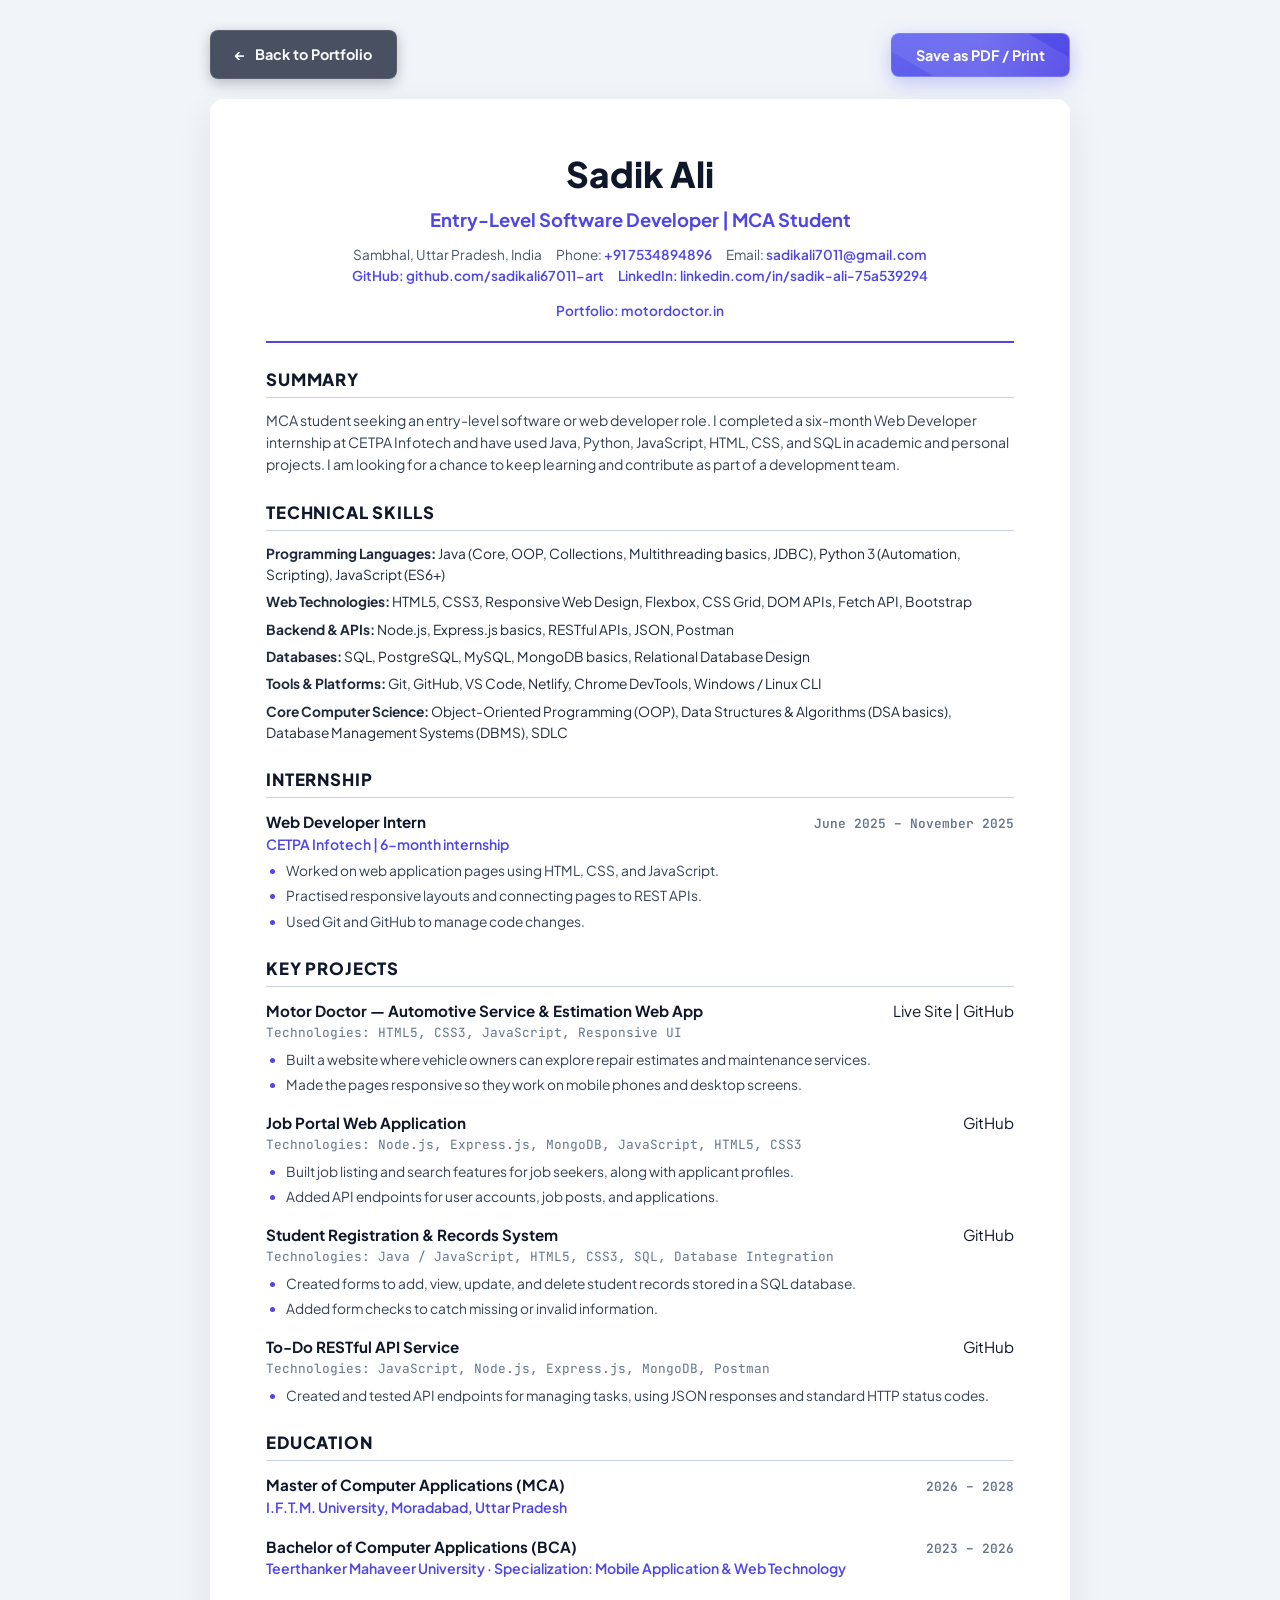
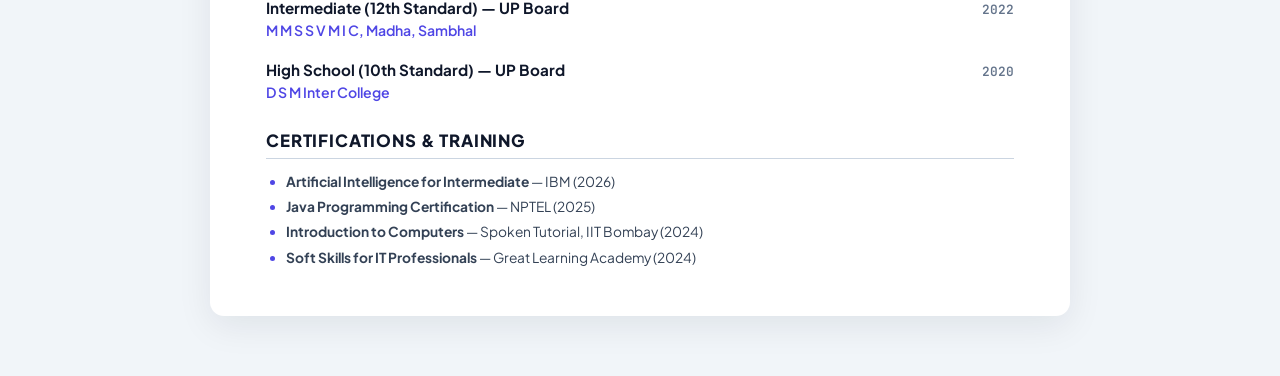
<file: resume/index.html>
<!doctype html>
<html lang="en">
  <head>
    <meta charset="utf-8" />
    <meta name="viewport" content="width=device-width, initial-scale=1" />
    <meta name="description" content="Resume of Sadik Ali — Software Developer specializing in Java, Python, JavaScript, and Web Development." />
    <meta name="robots" content="index, follow" />
    <title>Sadik Ali | Resume — Software Developer</title>
    <link rel="preconnect" href="https://fonts.googleapis.com" />
    <link rel="preconnect" href="https://fonts.gstatic.com" crossorigin />
    <link href="https://fonts.googleapis.com/css2?family=Plus+Jakarta+Sans:wght@400;500;600;700;800&family=JetBrains+Mono:wght@400;600&display=swap" rel="stylesheet" />
    <link rel="stylesheet" href="../styles.css" />
  </head>
  <body class="resume-body">
    <div class="resume-page">
      <nav class="resume-actions container" aria-label="Resume actions">
        <a class="button button-secondary resume-back" href="../">
          <span aria-hidden="true">←</span> Back to Portfolio
        </a>
        <button class="button button-primary resume-print" type="button" onclick="window.print()">
          Save as PDF / Print
        </button>
      </nav>

      <article class="resume-sheet">
        <header class="resume-header">
          <h1 class="resume-name">Sadik Ali</h1>
          <p class="resume-role">Entry-Level Software Developer | MCA Student</p>
          <p class="resume-contact-bar">
            <span>Sambhal, Uttar Pradesh, India</span>
            <span>Phone: <a href="tel:+917534894896">+91 7534894896</a></span>
            <span>Email: <a href="mailto:sadikali7011@gmail.com">sadikali7011@gmail.com</a></span>
          </p>
          <div class="resume-links-bar">
            <a href="https://github.com/sadikali67011-art" target="_blank" rel="noopener noreferrer">GitHub: github.com/sadikali67011-art</a>
            <a href="https://www.linkedin.com/in/sadik-ali-75a539294/" target="_blank" rel="noopener noreferrer">LinkedIn: linkedin.com/in/sadik-ali-75a539294</a>
            <a href="https://motordoctor.in/" target="_blank" rel="noopener noreferrer">Portfolio: motordoctor.in</a>
          </div>
        </header>

        <section class="resume-section">
          <h2 class="resume-section-title">Summary</h2>
          <p class="resume-text">
            MCA student seeking an entry-level software or web developer role. I completed a six-month Web Developer internship at CETPA Infotech and have used Java, Python, JavaScript, HTML, CSS, and SQL in academic and personal projects. I am looking for a chance to keep learning and contribute as part of a development team.
          </p>
        </section>

        <section class="resume-section">
          <h2 class="resume-section-title">Technical Skills</h2>
          <div class="resume-skills-grid">
            <p><strong>Programming Languages:</strong> Java (Core, OOP, Collections, Multithreading basics, JDBC), Python 3 (Automation, Scripting), JavaScript (ES6+)</p>
            <p><strong>Web Technologies:</strong> HTML5, CSS3, Responsive Web Design, Flexbox, CSS Grid, DOM APIs, Fetch API, Bootstrap</p>
            <p><strong>Backend & APIs:</strong> Node.js, Express.js basics, RESTful APIs, JSON, Postman</p>
            <p><strong>Databases:</strong> SQL, PostgreSQL, MySQL, MongoDB basics, Relational Database Design</p>
            <p><strong>Tools & Platforms:</strong> Git, GitHub, VS Code, Netlify, Chrome DevTools, Windows / Linux CLI</p>
            <p><strong>Core Computer Science:</strong> Object-Oriented Programming (OOP), Data Structures & Algorithms (DSA basics), Database Management Systems (DBMS), SDLC</p>
          </div>
        </section>

        <section class="resume-section">
          <h2 class="resume-section-title">Internship</h2>
          <div class="resume-entry">
            <div class="resume-entry-heading">
              <strong>Web Developer Intern</strong>
              <span class="resume-date">June 2025 – November 2025</span>
            </div>
            <p class="resume-company">CETPA Infotech | 6-month internship</p>
            <ul class="resume-bullets">
              <li>Worked on web application pages using HTML, CSS, and JavaScript.</li>
              <li>Practised responsive layouts and connecting pages to REST APIs.</li>
              <li>Used Git and GitHub to manage code changes.</li>
            </ul>
          </div>
        </section>

        <section class="resume-section">
          <h2 class="resume-section-title">Key Projects</h2>

          <div class="resume-entry">
            <div class="resume-entry-heading">
              <strong>Motor Doctor — Automotive Service & Estimation Web App</strong>
              <span><a href="https://motordoctor.in/" target="_blank" rel="noopener noreferrer">Live Site</a> | <a href="https://github.com/sadikali67011-art/Motor-doctor" target="_blank" rel="noopener noreferrer">GitHub</a></span>
            </div>
            <p class="resume-tech">Technologies: HTML5, CSS3, JavaScript, Responsive UI</p>
            <ul class="resume-bullets">
              <li>Built a website where vehicle owners can explore repair estimates and maintenance services.</li>
              <li>Made the pages responsive so they work on mobile phones and desktop screens.</li>
            </ul>
          </div>

          <div class="resume-entry">
            <div class="resume-entry-heading">
              <strong>Job Portal Web Application</strong>
              <span><a href="https://github.com/sadikali67011-art/Job-Portal" target="_blank" rel="noopener noreferrer">GitHub</a></span>
            </div>
            <p class="resume-tech">Technologies: Node.js, Express.js, MongoDB, JavaScript, HTML5, CSS3</p>
            <ul class="resume-bullets">
              <li>Built job listing and search features for job seekers, along with applicant profiles.</li>
              <li>Added API endpoints for user accounts, job posts, and applications.</li>
            </ul>
          </div>

          <div class="resume-entry">
            <div class="resume-entry-heading">
              <strong>Student Registration & Records System</strong>
              <span><a href="https://github.com/sadikali67011-art/Cognifyz_FullStack_Task_1" target="_blank" rel="noopener noreferrer">GitHub</a></span>
            </div>
            <p class="resume-tech">Technologies: Java / JavaScript, HTML5, CSS3, SQL, Database Integration</p>
            <ul class="resume-bullets">
              <li>Created forms to add, view, update, and delete student records stored in a SQL database.</li>
              <li>Added form checks to catch missing or invalid information.</li>
            </ul>
          </div>

          <div class="resume-entry">
            <div class="resume-entry-heading">
              <strong>To-Do RESTful API Service</strong>
              <span><a href="https://github.com/sadikali67011-art/todo-api" target="_blank" rel="noopener noreferrer">GitHub</a></span>
            </div>
            <p class="resume-tech">Technologies: JavaScript, Node.js, Express.js, MongoDB, Postman</p>
            <ul class="resume-bullets">
              <li>Created and tested API endpoints for managing tasks, using JSON responses and standard HTTP status codes.</li>
            </ul>
          </div>
        </section>

        <section class="resume-section">
          <h2 class="resume-section-title">Education</h2>
          <div class="resume-entry">
            <div class="resume-entry-heading">
              <strong>Master of Computer Applications (MCA)</strong>
              <span class="resume-date">2026 – 2028</span>
            </div>
            <p class="resume-company">I.F.T.M. University, Moradabad, Uttar Pradesh</p>
          </div>
          <div class="resume-entry">
            <div class="resume-entry-heading">
              <strong>Bachelor of Computer Applications (BCA)</strong>
              <span class="resume-date">2023 – 2026</span>
            </div>
            <p class="resume-company">Teerthanker Mahaveer University · Specialization: Mobile Application & Web Technology</p>
          </div>
          <div class="resume-entry">
            <div class="resume-entry-heading">
              <strong>Intermediate (12th Standard) — UP Board</strong>
              <span class="resume-date">2022</span>
            </div>
            <p class="resume-company">M M S S V M I C, Madha, Sambhal</p>
          </div>
          <div class="resume-entry">
            <div class="resume-entry-heading">
              <strong>High School (10th Standard) — UP Board</strong>
              <span class="resume-date">2020</span>
            </div>
            <p class="resume-company">D S M Inter College</p>
          </div>
        </section>

        <section class="resume-section">
          <h2 class="resume-section-title">Certifications & Training</h2>
          <ul class="resume-cert-list">
            <li><strong>Artificial Intelligence for Intermediate</strong> — IBM (2026)</li>
            <li><strong>Java Programming Certification</strong> — NPTEL (2025)</li>
            <li><strong>Introduction to Computers</strong> — Spoken Tutorial, IIT Bombay (2024)</li>
            <li><strong>Soft Skills for IT Professionals</strong> — Great Learning Academy (2024)</li>
          </ul>
        </section>
      </article>
    </div>
  </body>
</html>
</file>
<file: styles.css>
/* ==========================================================================
   Sadik Ali — Software Developer Portfolio Stylesheet
   Modern, High-Tech, Cyber Glassmorphism, Interactive & Responsive
   Supports Light & Dark Modes + Pixel-Perfect Print Layout
   ========================================================================== */

@import url("https://fonts.googleapis.com/css2?family=Plus+Jakarta+Sans:wght@400;500;600;700;800&family=JetBrains+Mono:wght@400;500;600;700&display=swap");

:root {
  color-scheme: dark;
  --bg-primary: #070b14;
  --bg-secondary: #0c1222;
  --bg-card: rgba(16, 25, 46, 0.75);
  --bg-card-hover: rgba(22, 35, 64, 0.9);
  --bg-elevated: #1e293b;
  --border-color: rgba(255, 255, 255, 0.09);
  --border-hover: rgba(99, 102, 241, 0.55);
  --text-main: #f8fafc;
  --text-muted: #94a3b8;
  --text-subtle: #64748b;
  
  --primary: #6366f1;
  --primary-glow: rgba(99, 102, 241, 0.35);
  --teal: #14b8a6;
  --teal-glow: rgba(20, 184, 166, 0.3);
  --cyan: #06b6d4;
  --cyan-glow: rgba(6, 182, 212, 0.3);
  --amber: #f59e0b;
  --rose: #f43f5e;
  --emerald: #10b981;
  --purple: #a855f7;
  
  --lang-java: #f97316;
  --lang-python: #38bdf8;
  --lang-js: #facc15;
  --lang-web: #ec4899;

  --font-sans: "Plus Jakarta Sans", system-ui, -apple-system, sans-serif;
  --font-mono: "JetBrains Mono", ui-monospace, SFMono-Regular, monospace;
  --radius-sm: 8px;
  --radius-md: 14px;
  --radius-lg: 20px;
  --radius-full: 9999px;
  
  --shadow-sm: 0 4px 14px rgba(0, 0, 0, 0.25);
  --shadow-md: 0 12px 35px rgba(0, 0, 0, 0.45);
  --shadow-glow: 0 0 30px var(--primary-glow);
  --transition: all 0.28s cubic-bezier(0.16, 1, 0.3, 1);
}

[data-theme="light"] {
  color-scheme: light;
  --bg-primary: #f8fafc;
  --bg-secondary: #f1f5f9;
  --bg-card: rgba(255, 255, 255, 0.85);
  --bg-card-hover: rgba(255, 255, 255, 0.98);
  --bg-elevated: #e2e8f0;
  --border-color: rgba(15, 23, 42, 0.12);
  --border-hover: rgba(79, 70, 229, 0.5);
  --text-main: #0f172a;
  --text-muted: #475569;
  --text-subtle: #64748b;
  
  --primary: #4f46e5;
  --primary-glow: rgba(79, 70, 229, 0.2);
  --teal: #0d9488;
  --shadow-sm: 0 4px 14px rgba(15, 23, 42, 0.06);
  --shadow-md: 0 12px 30px rgba(15, 23, 42, 0.1);
}

/* Base & Reset */
*, *::before, *::after {
  box-sizing: border-box;
  margin: 0;
  padding: 0;
}

html {
  scroll-behavior: smooth;
  scroll-padding-top: 88px;
  font-size: 16px;
  overflow-x: clip;
}

body {
  background-color: var(--bg-primary);
  /* Tech Cyber Grid Pattern Background */
  background-image: 
    linear-gradient(to right, rgba(255, 255, 255, 0.025) 1px, transparent 1px),
    linear-gradient(to bottom, rgba(255, 255, 255, 0.025) 1px, transparent 1px);
  background-size: 48px 48px;
  background-attachment: fixed;
  color: var(--text-main);
  font-family: var(--font-sans);
  line-height: 1.6;
  -webkit-font-smoothing: antialiased;
  -moz-osx-font-smoothing: grayscale;
  overflow-x: hidden;
  position: relative;
  transition: background-color 0.3s ease, color 0.3s ease;
}

[data-theme="light"] body {
  background-image: 
    linear-gradient(to right, rgba(15, 23, 42, 0.035) 1px, transparent 1px),
    linear-gradient(to bottom, rgba(15, 23, 42, 0.035) 1px, transparent 1px);
}

/* Ambient Glowing Background Orbs */
.ambient-glow {
  position: absolute;
  border-radius: 50%;
  filter: blur(140px);
  pointer-events: none;
  z-index: 0;
  opacity: 0.45;
}

.glow-1 {
  width: 500px;
  height: 500px;
  top: -100px;
  right: -100px;
  background: radial-gradient(circle, var(--primary) 0%, transparent 70%);
}

.glow-2 {
  width: 450px;
  height: 450px;
  top: 600px;
  left: -150px;
  background: radial-gradient(circle, var(--cyan) 0%, transparent 70%);
}

.glow-3 {
  width: 550px;
  height: 550px;
  bottom: 800px;
  right: -120px;
  background: radial-gradient(circle, var(--purple) 0%, transparent 70%);
}

a {
  color: inherit;
  text-decoration: none;
  transition: var(--transition);
}

a:focus-visible,
button:focus-visible {
  outline: 3px solid var(--teal);
  outline-offset: 3px;
}

button {
  font-family: inherit;
  cursor: pointer;
  border: none;
  background: none;
}

img {
  max-width: 100%;
  height: auto;
  display: block;
}

.container {
  width: min(1180px, calc(100% - 44px));
  margin-inline: auto;
  position: relative;
  z-index: 2;
}

/* ==========================================================================
   Header & Navigation (Glassmorphic)
   ========================================================================== */
.site-header {
  position: sticky;
  top: 0;
  z-index: 100;
  background: rgba(7, 11, 20, 0.82);
  backdrop-filter: blur(20px);
  -webkit-backdrop-filter: blur(20px);
  border-bottom: 1px solid var(--border-color);
  transition: var(--transition);
}

[data-theme="light"] .site-header {
  background: rgba(248, 250, 252, 0.88);
}

.nav {
  min-height: 76px;
  display: flex;
  align-items: center;
  justify-content: space-between;
  gap: 16px;
}

.brand {
  display: inline-flex;
  align-items: center;
  gap: 6px;
  font-size: 1.4rem;
  font-weight: 800;
  letter-spacing: -0.04em;
  color: var(--text-main);
  position: relative;
}

.brand-badge {
  display: inline-flex;
  align-items: center;
  gap: 6px;
  padding: 4px 10px;
  border-radius: var(--radius-full);
  background: rgba(99, 102, 241, 0.12);
  border: 1px solid rgba(99, 102, 241, 0.25);
  font-size: 0.72rem;
  font-family: var(--font-mono);
  color: #a5b4fc;
  font-weight: 600;
  margin-left: 10px;
}

.brand-dot {
  background: linear-gradient(135deg, var(--primary) 0%, var(--teal) 100%);
  -webkit-background-clip: text;
  -webkit-text-fill-color: transparent;
  font-size: 1.8rem;
  line-height: 0;
}

.nav-links {
  display: flex;
  align-items: center;
  list-style: none;
  gap: 22px;
}

.nav-links a {
  color: var(--text-muted);
  font-size: 0.88rem;
  font-weight: 600;
  padding: 6px 4px;
  position: relative;
  transition: var(--transition);
}

.nav-links a:hover,
.nav-links a.active {
  color: var(--text-main);
}

.nav-links a.active::after {
  content: "";
  position: absolute;
  bottom: 0;
  left: 0;
  width: 100%;
  height: 2px;
  background: linear-gradient(90deg, var(--primary), var(--teal));
  border-radius: var(--radius-full);
}

.nav-resume-btn {
  display: inline-flex;
  align-items: center;
  gap: 6px;
  padding: 8px 16px !important;
  border: 1px solid rgba(99, 102, 241, 0.3);
  border-radius: var(--radius-sm);
  background: linear-gradient(135deg, rgba(99, 102, 241, 0.12) 0%, rgba(20, 184, 166, 0.08) 100%);
  color: var(--text-main) !important;
  font-size: 0.84rem;
  font-weight: 700;
  transition: var(--transition);
  box-shadow: 0 0 15px rgba(99, 102, 241, 0.15);
}

.nav-resume-btn:hover {
  border-color: var(--primary);
  background: var(--primary);
  color: #fff !important;
  box-shadow: 0 0 25px var(--primary-glow);
  transform: translateY(-1px);
}

.nav-actions {
  display: flex;
  align-items: center;
  gap: 12px;
}

.theme-toggle {
  width: 40px;
  height: 40px;
  border-radius: var(--radius-sm);
  border: 1px solid var(--border-color);
  display: grid;
  place-items: center;
  color: var(--text-muted);
  background: var(--bg-card);
  backdrop-filter: blur(8px);
  transition: var(--transition);
}

.theme-toggle:hover {
  color: var(--text-main);
  border-color: var(--primary);
  transform: translateY(-2px);
  box-shadow: 0 0 15px var(--primary-glow);
}

.theme-icon {
  width: 19px;
  height: 19px;
}

.menu-toggle {
  display: none;
  width: 42px;
  height: 42px;
  border-radius: var(--radius-sm);
  border: 1px solid var(--border-color);
  background: var(--bg-card);
  flex-direction: column;
  justify-content: center;
  align-items: center;
  gap: 5px;
  padding: 8px;
}

.menu-toggle span {
  width: 20px;
  height: 2px;
  background-color: var(--text-main);
  border-radius: 2px;
  transition: var(--transition);
}

.menu-toggle[aria-expanded="true"] span:first-child {
  transform: translateY(7px) rotate(45deg);
}

.menu-toggle[aria-expanded="true"] span:nth-child(2) {
  opacity: 0;
}

.menu-toggle[aria-expanded="true"] span:last-child {
  transform: translateY(-7px) rotate(-45deg);
}

/* ==========================================================================
   Buttons & Interactive Pills
   ========================================================================== */
.button {
  display: inline-flex;
  align-items: center;
  justify-content: center;
  gap: 9px;
  padding: 12px 24px;
  border-radius: var(--radius-sm);
  font-size: 0.9rem;
  font-weight: 700;
  transition: var(--transition);
  cursor: pointer;
  white-space: nowrap;
  position: relative;
  overflow: hidden;
}

.button:hover {
  transform: translateY(-2px);
}

.button-primary {
  background: linear-gradient(135deg, #6366f1 0%, #4f46e5 100%);
  color: #ffffff;
  border: 1px solid rgba(255, 255, 255, 0.2);
  box-shadow: 0 6px 20px rgba(99, 102, 241, 0.35);
}

.button-primary::after {
  content: "";
  position: absolute;
  top: -50%;
  left: -50%;
  width: 200%;
  height: 200%;
  background: linear-gradient(60deg, transparent, rgba(255, 255, 255, 0.15), transparent);
  transform: rotate(30deg);
  animation: shimmer 6s infinite;
}

@keyframes shimmer {
  0% { transform: translateX(-100%) rotate(30deg); }
  20%, 100% { transform: translateX(100%) rotate(30deg); }
}

.button-primary:hover {
  background: linear-gradient(135deg, #4f46e5 0%, #4338ca 100%);
  box-shadow: 0 8px 28px rgba(99, 102, 241, 0.5);
}

.button-secondary {
  border: 1px solid var(--border-color);
  background: var(--bg-card);
  backdrop-filter: blur(12px);
  color: var(--text-main);
  box-shadow: var(--shadow-sm);
}

.button-secondary:hover {
  border-color: var(--primary);
  background: var(--bg-card-hover);
  color: #fff;
  box-shadow: 0 4px 18px rgba(99, 102, 241, 0.2);
}

.button-outline {
  border: 1px solid rgba(99, 102, 241, 0.5);
  color: #a5b4fc;
  background: rgba(99, 102, 241, 0.05);
}

.button-outline:hover {
  background: var(--primary);
  color: #fff;
  border-color: var(--primary);
  box-shadow: var(--shadow-glow);
}

.button-sm {
  padding: 7px 15px;
  font-size: 0.8rem;
}

/* Status Pill with Pulsing Ring */
.status-badge {
  display: inline-flex;
  align-items: center;
  gap: 10px;
  padding: 6px 14px;
  border-radius: var(--radius-full);
  background: rgba(16, 185, 129, 0.1);
  border: 1px solid rgba(16, 185, 129, 0.3);
  color: var(--emerald);
  font-family: var(--font-mono);
  font-size: 0.76rem;
  font-weight: 700;
  letter-spacing: 0.05em;
  text-transform: uppercase;
  width: fit-content;
}

.status-dot-wrapper {
  position: relative;
  width: 8px;
  height: 8px;
  display: grid;
  place-items: center;
}

.status-dot {
  width: 8px;
  height: 8px;
  border-radius: 50%;
  background-color: var(--emerald);
}

.status-ring {
  position: absolute;
  width: 18px;
  height: 18px;
  border-radius: 50%;
  border: 1.5px solid var(--emerald);
  animation: beacon-ring 2s ease-out infinite;
}

@keyframes beacon-ring {
  0% { transform: scale(0.4); opacity: 1; }
  100% { transform: scale(1.6); opacity: 0; }
}

/* ==========================================================================
   Hero Section
   ========================================================================== */
.hero {
  position: relative;
  padding-block: 76px 90px;
  display: grid;
  grid-template-columns: 1.15fr 0.85fr;
  align-items: center;
  gap: 48px;
}

.hero-copy {
  display: flex;
  flex-direction: column;
  gap: 22px;
  animation: hero-enter 650ms ease-out both;
}

.hero-title {
  font-size: clamp(2.4rem, 5vw, 4rem);
  font-weight: 800;
  line-height: 1.12;
  letter-spacing: -0.04em;
  color: var(--text-main);
}

.highlight {
  background: linear-gradient(135deg, #a5b4fc 0%, #38bdf8 50%, #2dd4bf 100%);
  -webkit-background-clip: text;
  -webkit-text-fill-color: transparent;
  display: inline-block;
  filter: drop-shadow(0 0 25px rgba(56, 189, 248, 0.25));
}

.typewriter-wrapper {
  display: inline-flex;
  align-items: center;
  color: var(--teal);
  font-family: var(--font-mono);
  font-size: 1.05rem;
  font-weight: 600;
  min-height: 28px;
}

.cursor {
  display: inline-block;
  margin-left: 2px;
  animation: blink 1s step-end infinite;
  color: var(--teal);
  font-weight: 800;
}

@keyframes blink {
  0%, 100% { opacity: 1; }
  50% { opacity: 0; }
}

.hero-subtitle {
  font-size: 1.08rem;
  line-height: 1.75;
  color: var(--text-muted);
  max-width: 580px;
}

.hero-stats {
  display: flex;
  flex-wrap: wrap;
  gap: 24px;
  padding: 16px 22px;
  border-radius: var(--radius-md);
  background: var(--bg-card);
  backdrop-filter: blur(16px);
  border: 1px solid var(--border-color);
  width: fit-content;
  box-shadow: var(--shadow-sm);
}

.stat-item {
  display: flex;
  flex-direction: column;
}

.stat-value {
  font-family: var(--font-mono);
  font-size: 1.3rem;
  font-weight: 800;
  color: var(--text-main);
  background: linear-gradient(135deg, #ffffff 0%, #cbd5e1 100%);
  -webkit-background-clip: text;
  -webkit-text-fill-color: transparent;
}

[data-theme="light"] .stat-value {
  background-image: linear-gradient(135deg, #334155 0%, #0f172a 100%);
}

.stat-label {
  font-size: 0.74rem;
  color: var(--text-subtle);
  text-transform: uppercase;
  letter-spacing: 0.06em;
  font-weight: 600;
}

.hero-actions {
  display: flex;
  flex-wrap: wrap;
  gap: 14px;
  margin-top: 6px;
}

.hero-socials {
  display: flex;
  align-items: center;
  gap: 12px;
  margin-top: 8px;
  flex-wrap: wrap;
}

.social-pill {
  display: inline-flex;
  align-items: center;
  gap: 8px;
  padding: 7px 14px;
  border-radius: var(--radius-full);
  background: var(--bg-card);
  backdrop-filter: blur(8px);
  border: 1px solid var(--border-color);
  color: var(--text-muted);
  font-size: 0.8rem;
  font-weight: 600;
}

.social-pill:hover {
  color: #fff;
  border-color: var(--primary);
  background: var(--bg-card-hover);
  transform: translateY(-2px);
  box-shadow: 0 4px 15px rgba(99, 102, 241, 0.25);
}

.social-pill svg {
  width: 15px;
  height: 15px;
}

/* Hero Visual with Floating Tech Badges */
.hero-visual {
  position: relative;
  display: grid;
  place-items: center;
  animation: hero-enter 750ms 120ms ease-out both;
}

@keyframes hero-enter {
  from {
    opacity: 0;
    transform: translateY(18px);
  }
  to {
    opacity: 1;
    transform: translateY(0);
  }
}

.avatar-wrapper {
  position: relative;
  z-index: 2;
  width: min(330px, 80vw);
  aspect-ratio: 1;
  border-radius: 50%;
  padding: 6px;
  background: linear-gradient(135deg, var(--primary) 0%, var(--teal) 50%, var(--purple) 100%);
  box-shadow: 0 25px 70px rgba(99, 102, 241, 0.35);
  animation: float-avatar 6s ease-in-out infinite;
}

@keyframes float-avatar {
  0%, 100% { transform: translateY(0); }
  50% { transform: translateY(-10px); }
}

.avatar-img {
  width: 100%;
  height: 100%;
  border-radius: 50%;
  object-fit: cover;
  object-position: 54% 25%;
  filter: saturate(1.04) contrast(1.02);
  border: 4px solid var(--bg-primary);
  background: #1e293b;
}

.orbit-ring {
  position: absolute;
  border-radius: 50%;
  border: 1px dashed rgba(255, 255, 255, 0.12);
  pointer-events: none;
}

.orbit-ring-1 {
  width: 410px;
  height: 410px;
  animation: rotate-orbit 45s linear infinite;
}

.orbit-ring-2 {
  width: 490px;
  height: 490px;
  border-color: rgba(99, 102, 241, 0.15);
  animation: rotate-orbit-reverse 65s linear infinite;
}

@keyframes rotate-orbit {
  from { transform: rotate(0deg); }
  to { transform: rotate(360deg); }
}

@keyframes rotate-orbit-reverse {
  from { transform: rotate(360deg); }
  to { transform: rotate(0deg); }
}

/* Floating Toolkit Card */
.floating-toolkit {
  position: absolute;
  z-index: 3;
  bottom: -15px;
  right: -15px;
  background: rgba(16, 25, 46, 0.88);
  backdrop-filter: blur(16px);
  -webkit-backdrop-filter: blur(16px);
  border: 1px solid rgba(255, 255, 255, 0.12);
  border-radius: var(--radius-md);
  padding: 16px 18px;
  display: flex;
  flex-direction: column;
  gap: 10px;
  box-shadow: var(--shadow-md);
  animation: float-badge 5s ease-in-out infinite;
}

@keyframes float-badge {
  0%, 100% { transform: translateY(0); }
  50% { transform: translateY(6px); }
}

[data-theme="light"] .floating-toolkit {
  background: rgba(255, 255, 255, 0.95);
}

.toolkit-header {
  font-family: var(--font-mono);
  font-size: 0.7rem;
  font-weight: 700;
  letter-spacing: 0.08em;
  color: #a5b4fc;
  text-transform: uppercase;
}

.toolkit-items {
  display: flex;
  flex-direction: column;
  gap: 7px;
}

.toolkit-item {
  display: flex;
  align-items: center;
  gap: 9px;
  font-size: 0.82rem;
  font-weight: 600;
  color: var(--text-main);
}

.toolkit-badge {
  width: 24px;
  height: 24px;
  border-radius: 6px;
  display: grid;
  place-items: center;
  font-family: var(--font-mono);
  font-size: 0.74rem;
  font-weight: 800;
  box-shadow: 0 2px 8px rgba(0, 0, 0, 0.25);
}

.badge-java { background: linear-gradient(135deg, #f97316, #ea580c); color: #fff; }
.badge-python { background: linear-gradient(135deg, #38bdf8, #0284c7); color: #fff; }
.badge-js { background: linear-gradient(135deg, #facc15, #eab308); color: #0b1120; }
.badge-web { background: linear-gradient(135deg, #14b8a6, #0d9488); color: #fff; }

/* ==========================================================================
   Section General
   ========================================================================== */
.section {
  padding-block: 90px;
  border-top: 1px solid var(--border-color);
  position: relative;
}

.section-alt {
  background-color: var(--bg-secondary);
}

.section-header {
  display: flex;
  flex-direction: column;
  gap: 10px;
  margin-bottom: 48px;
}

.section-eyebrow {
  display: inline-flex;
  align-items: center;
  gap: 8px;
  font-family: var(--font-mono);
  font-size: 0.8rem;
  font-weight: 700;
  letter-spacing: 0.1em;
  color: var(--primary);
  text-transform: uppercase;
}

.section-title {
  font-size: clamp(2rem, 3.5vw, 2.7rem);
  font-weight: 800;
  letter-spacing: -0.03em;
  color: var(--text-main);
  line-height: 1.25;
}

.section-desc {
  color: var(--text-muted);
  font-size: 1rem;
  max-width: 660px;
  line-height: 1.7;
}

/* ==========================================================================
   About Section
   ========================================================================== */
.about-grid {
  display: grid;
  grid-template-columns: 1.15fr 0.85fr;
  gap: 48px;
  align-items: start;
}

.about-text {
  display: flex;
  flex-direction: column;
  gap: 18px;
  color: var(--text-muted);
  font-size: 1.02rem;
  line-height: 1.85;
}

.about-text strong {
  color: var(--text-main);
  font-weight: 700;
}

.about-highlights {
  display: grid;
  gap: 16px;
}

.highlight-card {
  padding: 20px;
  border-radius: var(--radius-md);
  background: var(--bg-card);
  backdrop-filter: blur(14px);
  border: 1px solid var(--border-color);
  transition: var(--transition);
  position: relative;
  overflow: hidden;
}

.highlight-card::before {
  content: "";
  position: absolute;
  top: 0;
  left: 0;
  width: 3px;
  height: 100%;
  background: linear-gradient(to bottom, var(--primary), var(--teal));
  opacity: 0;
  transition: var(--transition);
}

.highlight-card:hover {
  border-color: var(--border-hover);
  transform: translateY(-3px);
  box-shadow: var(--shadow-sm);
}

.highlight-card:hover::before {
  opacity: 1;
}

.highlight-card-header {
  display: flex;
  align-items: center;
  gap: 12px;
  margin-bottom: 8px;
}

.highlight-card-icon {
  font-size: 1.35rem;
}

.highlight-card h3 {
  font-size: 1rem;
  font-weight: 700;
  color: var(--text-main);
}

.highlight-card p {
  font-size: 0.86rem;
  color: var(--text-muted);
  line-height: 1.6;
}

/* ==========================================================================
   Skills Section (Deep Tech Coverage)
   ========================================================================== */
.skills-filter-bar {
  display: flex;
  flex-wrap: wrap;
  gap: 10px;
  margin-bottom: 34px;
}

.filter-btn {
  padding: 9px 18px;
  border-radius: var(--radius-full);
  background: var(--bg-card);
  backdrop-filter: blur(10px);
  border: 1px solid var(--border-color);
  color: var(--text-muted);
  font-size: 0.84rem;
  font-weight: 600;
  transition: var(--transition);
}

.filter-btn:hover,
.filter-btn.active {
  color: #fff;
  background: linear-gradient(135deg, var(--primary), #4f46e5);
  border-color: var(--primary);
  box-shadow: 0 4px 18px var(--primary-glow);
}

.skills-grid {
  display: grid;
  grid-template-columns: repeat(auto-fit, minmax(265px, 1fr));
  gap: 20px;
}

.skill-card {
  display: flex;
  flex-direction: column;
  padding: 26px;
  border-radius: var(--radius-md);
  background: var(--bg-card);
  backdrop-filter: blur(14px);
  border: 1px solid var(--border-color);
  transition: var(--transition);
  position: relative;
  overflow: hidden;
}

/* Top Glow Line on Skill Cards */
.skill-card::after {
  content: "";
  position: absolute;
  top: 0;
  left: 0;
  right: 0;
  height: 2px;
  background: linear-gradient(90deg, transparent, var(--primary), var(--teal), transparent);
  opacity: 0;
  transition: var(--transition);
}

.skill-card:hover {
  transform: translateY(-5px);
  border-color: var(--border-hover);
  box-shadow: 0 16px 40px rgba(0, 0, 0, 0.4);
}

.skill-card:hover::after {
  opacity: 1;
}

.skill-icon-header {
  display: flex;
  align-items: center;
  justify-content: space-between;
  margin-bottom: 16px;
}

.skill-icon {
  width: 48px;
  height: 48px;
  border-radius: var(--radius-sm);
  display: grid;
  place-items: center;
  font-family: var(--font-mono);
  font-size: 1.35rem;
  font-weight: 800;
  background: rgba(255, 255, 255, 0.05);
  border: 1px solid var(--border-color);
  box-shadow: 0 4px 12px rgba(0, 0, 0, 0.2);
}

.skill-level {
  font-family: var(--font-mono);
  font-size: 0.72rem;
  font-weight: 700;
  padding: 4px 9px;
  border-radius: var(--radius-full);
  background: rgba(99, 102, 241, 0.14);
  border: 1px solid rgba(99, 102, 241, 0.25);
  color: #a5b4fc;
}

.skill-card h3 {
  font-size: 1.15rem;
  font-weight: 700;
  margin-bottom: 8px;
  color: var(--text-main);
}

.skill-card p {
  font-size: 0.88rem;
  color: var(--text-muted);
  line-height: 1.65;
  margin-bottom: 18px;
  flex-grow: 1;
}

.skill-tags {
  display: flex;
  flex-wrap: wrap;
  gap: 7px;
}

.skill-tag {
  padding: 4px 10px;
  border-radius: 6px;
  background: rgba(255, 255, 255, 0.05);
  border: 1px solid rgba(255, 255, 255, 0.06);
  color: var(--text-muted);
  font-family: var(--font-mono);
  font-size: 0.72rem;
  font-weight: 500;
  transition: var(--transition);
}

.skill-card:hover .skill-tag {
  color: var(--text-main);
  border-color: rgba(99, 102, 241, 0.2);
}

/* ==========================================================================
   Interactive Live Code Showcase (Java, Python, JavaScript)
   ========================================================================== */
.code-showcase-container {
  border-radius: var(--radius-lg);
  background: #060a12;
  border: 1px solid rgba(99, 102, 241, 0.25);
  box-shadow: 0 20px 50px rgba(0, 0, 0, 0.6), 0 0 30px rgba(99, 102, 241, 0.12);
  overflow: hidden;
  position: relative;
}

[data-theme="light"] .code-showcase-container {
  background: #0f172a;
  color: #f8fafc;
}

.code-window-topbar {
  display: flex;
  align-items: center;
  justify-content: space-between;
  padding: 14px 20px;
  background: rgba(255, 255, 255, 0.035);
  border-bottom: 1px solid rgba(255, 255, 255, 0.08);
}

.window-dots {
  display: flex;
  gap: 7px;
}

.dot {
  width: 12px;
  height: 12px;
  border-radius: 50%;
}

.dot-red { background: #ef4444; box-shadow: 0 0 6px rgba(239, 68, 68, 0.4); }
.dot-yellow { background: #f59e0b; box-shadow: 0 0 6px rgba(245, 158, 11, 0.4); }
.dot-green { background: #10b981; box-shadow: 0 0 6px rgba(16, 185, 129, 0.4); }

.code-tabs {
  display: flex;
  gap: 8px;
}

.code-tab-btn {
  display: inline-flex;
  align-items: center;
  gap: 7px;
  padding: 7px 16px;
  border-radius: var(--radius-sm);
  background: transparent;
  color: #94a3b8;
  font-family: var(--font-mono);
  font-size: 0.78rem;
  font-weight: 600;
  transition: var(--transition);
}

.code-tab-btn:hover {
  color: #f8fafc;
  background: rgba(255, 255, 255, 0.06);
}

.code-tab-btn.active {
  background: rgba(99, 102, 241, 0.28);
  color: #a5b4fc;
  border: 1px solid rgba(99, 102, 241, 0.55);
  box-shadow: 0 0 15px rgba(99, 102, 241, 0.25);
}

.code-copy-btn {
  display: inline-flex;
  align-items: center;
  gap: 6px;
  padding: 6px 12px;
  border-radius: 6px;
  background: rgba(255, 255, 255, 0.08);
  border: 1px solid rgba(255, 255, 255, 0.1);
  color: #cbd5e1;
  font-size: 0.75rem;
  font-family: var(--font-mono);
  transition: var(--transition);
}

.code-copy-btn:hover {
  background: rgba(99, 102, 241, 0.3);
  border-color: var(--primary);
  color: #fff;
}

.code-panel {
  display: none;
  padding: 24px 28px;
  position: relative;
}

.code-panel.active {
  display: block;
}

.code-block {
  margin: 0;
  font-family: var(--font-mono);
  font-size: 0.88rem;
  line-height: 1.7;
  color: #e2e8f0;
  overflow-x: auto;
  white-space: pre;
}

/* Syntax Highlighting Colors */
.syntax-keyword { color: #f43f5e; font-weight: 600; }
.syntax-type { color: #38bdf8; }
.syntax-string { color: #4ade80; }
.syntax-comment { color: #64748b; font-style: italic; }
.syntax-function { color: #fbbf24; }
.syntax-number { color: #c084fc; }
.syntax-operator { color: #cbd5e1; }

.code-panel-footer {
  margin-top: 18px;
  padding-top: 14px;
  border-top: 1px dashed rgba(255, 255, 255, 0.12);
  display: flex;
  align-items: center;
  justify-content: space-between;
  font-size: 0.8rem;
  color: #94a3b8;
  flex-wrap: wrap;
  gap: 10px;
}

/* ==========================================================================
   Projects Section
   ========================================================================== */
.projects-grid {
  display: grid;
  grid-template-columns: repeat(auto-fit, minmax(330px, 1fr));
  gap: 26px;
}

.project-card {
  display: flex;
  flex-direction: column;
  padding: 28px;
  border-radius: var(--radius-md);
  background: var(--bg-card);
  backdrop-filter: blur(14px);
  border: 1px solid var(--border-color);
  transition: var(--transition);
  position: relative;
  overflow: hidden;
}

.project-card::before {
  content: "";
  position: absolute;
  top: 0;
  left: 0;
  right: 0;
  height: 3px;
  background: linear-gradient(90deg, var(--primary), var(--teal), var(--purple));
  opacity: 0;
  transition: var(--transition);
}

.project-card:hover {
  transform: translateY(-6px);
  border-color: var(--border-hover);
  box-shadow: 0 20px 45px rgba(0, 0, 0, 0.45);
}

.project-card:hover::before {
  opacity: 1;
}

.project-topbar {
  display: flex;
  align-items: center;
  justify-content: space-between;
  margin-bottom: 14px;
}

.project-badge {
  font-family: var(--font-mono);
  font-size: 0.72rem;
  font-weight: 700;
  color: #a5b4fc;
  background: rgba(99, 102, 241, 0.12);
  padding: 3px 9px;
  border-radius: var(--radius-full);
  text-transform: uppercase;
  letter-spacing: 0.05em;
}

.project-title {
  font-size: 1.3rem;
  font-weight: 700;
  color: var(--text-main);
  margin-bottom: 10px;
}

.project-desc {
  font-size: 0.9rem;
  color: var(--text-muted);
  line-height: 1.7;
  margin-bottom: 20px;
  flex-grow: 1;
}

.project-tags {
  display: flex;
  flex-wrap: wrap;
  gap: 7px;
  margin-bottom: 22px;
}

.project-tag {
  padding: 4px 10px;
  border-radius: 6px;
  background: rgba(99, 102, 241, 0.08);
  border: 1px solid rgba(99, 102, 241, 0.2);
  color: #a5b4fc;
  font-family: var(--font-mono);
  font-size: 0.72rem;
  font-weight: 600;
}

.project-links {
  display: flex;
  align-items: center;
  gap: 18px;
  padding-top: 16px;
  border-top: 1px solid var(--border-color);
}

.project-link {
  display: inline-flex;
  align-items: center;
  gap: 6px;
  font-size: 0.85rem;
  font-weight: 700;
  color: var(--text-main);
}

.project-link:hover {
  color: var(--teal);
}

.project-link svg {
  width: 14px;
  height: 14px;
  transition: transform 0.2s ease;
}

.project-link:hover svg {
  transform: translate(2px, -2px);
}

/* ==========================================================================
   Experience & Education Timeline
   ========================================================================== */
.timeline-container {
  display: flex;
  flex-direction: column;
  gap: 22px;
}

.timeline-card {
  display: grid;
  grid-template-columns: 210px 1fr;
  gap: 30px;
  padding: 28px;
  border-radius: var(--radius-md);
  background: var(--bg-card);
  backdrop-filter: blur(14px);
  border: 1px solid var(--border-color);
  transition: var(--transition);
  position: relative;
}

.timeline-card:hover {
  border-color: var(--border-hover);
  transform: translateY(-2px);
  box-shadow: var(--shadow-sm);
}

.timeline-meta {
  display: flex;
  flex-direction: column;
  gap: 6px;
}

.timeline-date {
  font-family: var(--font-mono);
  font-size: 0.8rem;
  font-weight: 700;
  color: var(--primary);
}

.timeline-company {
  font-size: 0.96rem;
  font-weight: 700;
  color: var(--text-main);
}

.timeline-badge {
  display: inline-block;
  padding: 3px 9px;
  border-radius: var(--radius-sm);
  background: rgba(255, 255, 255, 0.05);
  font-size: 0.72rem;
  color: var(--text-subtle);
  width: fit-content;
  font-family: var(--font-mono);
}

.timeline-details {
  display: flex;
  flex-direction: column;
  gap: 12px;
}

.timeline-role {
  font-size: 1.2rem;
  font-weight: 700;
  color: var(--text-main);
}

.timeline-bullets {
  padding-left: 20px;
  display: flex;
  flex-direction: column;
  gap: 9px;
  color: var(--text-muted);
  font-size: 0.9rem;
  line-height: 1.65;
}

.timeline-bullets li::marker {
  color: var(--primary);
}

/* Education Cards */
.education-grid {
  display: grid;
  grid-template-columns: repeat(auto-fit, minmax(280px, 1fr));
  gap: 20px;
}

.education-card {
  padding: 24px;
  border-radius: var(--radius-md);
  background: var(--bg-card);
  backdrop-filter: blur(14px);
  border: 1px solid var(--border-color);
  transition: var(--transition);
  display: flex;
  flex-direction: column;
}

.education-card:hover {
  border-color: var(--primary);
  transform: translateY(-4px);
  box-shadow: var(--shadow-sm);
}

.education-year {
  font-family: var(--font-mono);
  font-size: 0.76rem;
  font-weight: 700;
  color: var(--teal);
  margin-bottom: 8px;
}

.education-card h3 {
  font-size: 1.1rem;
  font-weight: 700;
  margin-bottom: 6px;
  color: var(--text-main);
}

.education-card p {
  font-size: 0.86rem;
  color: var(--text-muted);
  line-height: 1.55;
  margin-bottom: 14px;
  flex-grow: 1;
}

/* ==========================================================================
   Certifications Grid
   ========================================================================== */
.cert-grid {
  display: grid;
  grid-template-columns: repeat(auto-fit, minmax(240px, 1fr));
  gap: 20px;
}

.cert-card {
  padding: 24px;
  border-radius: var(--radius-md);
  background: var(--bg-card);
  backdrop-filter: blur(14px);
  border: 1px solid var(--border-color);
  display: flex;
  flex-direction: column;
  gap: 9px;
  transition: var(--transition);
  position: relative;
}

.cert-card:hover {
  border-color: var(--border-hover);
  transform: translateY(-4px);
  box-shadow: var(--shadow-sm);
}

.reveal-on-scroll {
  opacity: 0;
  transform: translateY(18px);
  transition: opacity 550ms ease, transform 550ms ease;
}

.reveal-on-scroll.is-visible {
  opacity: 1;
  transform: translateY(0);
}

.cert-issuer {
  font-family: var(--font-mono);
  font-size: 0.76rem;
  font-weight: 700;
  color: var(--primary);
  text-transform: uppercase;
}

.cert-card h3 {
  font-size: 1.02rem;
  font-weight: 700;
  color: var(--text-main);
}

.cert-year {
  font-family: var(--font-mono);
  font-size: 0.76rem;
  color: var(--text-subtle);
}

/* ==========================================================================
   Contact Section & Functional Form
   ========================================================================== */
.contact-grid {
  display: grid;
  grid-template-columns: 1fr 1.15fr;
  gap: 48px;
  align-items: start;
}

.contact-info {
  display: flex;
  flex-direction: column;
  gap: 20px;
}

.contact-card-list {
  display: flex;
  flex-direction: column;
  gap: 14px;
}

.contact-card {
  display: flex;
  align-items: center;
  justify-content: space-between;
  padding: 18px 20px;
  border-radius: var(--radius-md);
  background: var(--bg-card);
  backdrop-filter: blur(14px);
  border: 1px solid var(--border-color);
  transition: var(--transition);
}

.contact-card:hover {
  border-color: var(--border-hover);
  transform: translateY(-2px);
}

.contact-card-left {
  display: flex;
  align-items: center;
  gap: 16px;
}

.contact-card-icon {
  width: 44px;
  height: 44px;
  border-radius: var(--radius-sm);
  background: rgba(99, 102, 241, 0.12);
  border: 1px solid rgba(99, 102, 241, 0.25);
  display: grid;
  place-items: center;
  color: var(--primary);
  font-size: 1.2rem;
}

.contact-card-label {
  font-size: 0.74rem;
  color: var(--text-subtle);
  text-transform: uppercase;
  font-family: var(--font-mono);
  font-weight: 600;
}

.contact-card-val {
  font-size: 0.92rem;
  font-weight: 600;
  color: var(--text-main);
}

.copy-btn {
  padding: 7px 14px;
  border-radius: var(--radius-sm);
  background: var(--bg-elevated);
  border: 1px solid var(--border-color);
  color: var(--text-muted);
  font-size: 0.76rem;
  font-weight: 600;
  transition: var(--transition);
}

.copy-btn:hover {
  background: var(--primary);
  border-color: var(--primary);
  color: #fff;
  box-shadow: 0 2px 10px var(--primary-glow);
}

/* Contact Form */
.contact-form-wrapper {
  padding: 34px;
  border-radius: var(--radius-lg);
  background: var(--bg-card);
  backdrop-filter: blur(20px);
  border: 1px solid rgba(99, 102, 241, 0.25);
  box-shadow: var(--shadow-md);
}

.contact-form {
  display: flex;
  flex-direction: column;
  gap: 18px;
}

.form-group {
  display: flex;
  flex-direction: column;
  gap: 7px;
}

.form-label {
  font-size: 0.82rem;
  font-weight: 600;
  color: var(--text-main);
}

.form-input,
.form-textarea {
  width: 100%;
  padding: 13px 16px;
  border-radius: var(--radius-sm);
  background: rgba(7, 11, 20, 0.7);
  border: 1px solid var(--border-color);
  color: var(--text-main);
  font-family: inherit;
  font-size: 0.9rem;
  transition: var(--transition);
}

[data-theme="light"] .form-input,
[data-theme="light"] .form-textarea {
  background: #ffffff;
}

.form-input:focus,
.form-textarea:focus {
  outline: none;
  border-color: var(--primary);
  box-shadow: 0 0 0 3px var(--primary-glow);
}

.form-textarea {
  min-height: 125px;
  resize: vertical;
}

.form-status {
  padding: 12px 16px;
  border-radius: var(--radius-sm);
  font-size: 0.86rem;
  display: none;
}

.form-status.success {
  display: block;
  background: rgba(16, 185, 129, 0.15);
  border: 1px solid rgba(16, 185, 129, 0.35);
  color: var(--emerald);
}

.form-status.error {
  display: block;
  background: rgba(244, 63, 94, 0.15);
  border: 1px solid rgba(244, 63, 94, 0.35);
  color: var(--rose);
}

/* ==========================================================================
   Footer
   ========================================================================== */
.site-footer {
  padding-block: 45px 35px;
  border-top: 1px solid var(--border-color);
  background: var(--bg-primary);
  position: relative;
  z-index: 2;
}

.footer-inner {
  display: flex;
  align-items: center;
  justify-content: space-between;
  gap: 20px;
  flex-wrap: wrap;
}

.footer-copy {
  font-size: 0.86rem;
  color: var(--text-subtle);
  margin-top: 4px;
}

.footer-tech {
  font-family: var(--font-mono);
  font-size: 0.78rem;
  color: var(--text-subtle);
}

.back-to-top {
  position: fixed;
  bottom: 26px;
  right: 26px;
  z-index: 90;
  width: 46px;
  height: 46px;
  border-radius: 50%;
  background: linear-gradient(135deg, var(--primary), #4f46e5);
  color: #fff;
  border: 1px solid rgba(255, 255, 255, 0.2);
  display: grid;
  place-items: center;
  box-shadow: 0 8px 25px rgba(99, 102, 241, 0.4);
  opacity: 0;
  visibility: hidden;
  transform: translateY(12px);
  transition: var(--transition);
}

.back-to-top.visible {
  opacity: 1;
  visibility: visible;
  transform: translateY(0);
}

.back-to-top:hover {
  transform: translateY(-4px);
  box-shadow: 0 12px 30px rgba(99, 102, 241, 0.6);
}

/* Toast Notice */
.toast-notice {
  position: fixed;
  bottom: 26px;
  left: 50%;
  transform: translateX(-50%) translateY(20px);
  background: rgba(16, 25, 46, 0.95);
  backdrop-filter: blur(12px);
  border: 1px solid var(--primary);
  color: #fff;
  padding: 10px 22px;
  border-radius: var(--radius-full);
  font-size: 0.86rem;
  font-weight: 600;
  box-shadow: 0 10px 30px rgba(0, 0, 0, 0.5);
  z-index: 1000;
  opacity: 0;
  pointer-events: none;
  transition: opacity 0.3s ease, transform 0.3s ease;
}

.toast-notice.show {
  opacity: 1;
  transform: translateX(-50%) translateY(0);
}

/* ==========================================================================
   Resume Page Styles
   ========================================================================== */
.resume-body {
  background: #f1f5f9;
  color: #0f172a;
  min-height: 100vh;
}

.resume-page {
  padding: 30px 16px 60px;
}

.resume-actions {
  max-width: 860px;
  margin: 0 auto 20px;
  display: flex;
  align-items: center;
  justify-content: space-between;
  gap: 16px;
}

.resume-sheet {
  max-width: 860px;
  margin: 0 auto;
  background: #ffffff;
  padding: 48px 56px;
  border-radius: var(--radius-md);
  box-shadow: 0 10px 35px rgba(15, 23, 42, 0.08);
  font-size: 0.9rem;
  line-height: 1.55;
  color: #1e293b;
}

.resume-header {
  text-align: center;
  padding-bottom: 20px;
  border-bottom: 2px solid #4f46e5;
}

.resume-name {
  font-size: 2.2rem;
  font-weight: 800;
  color: #0f172a;
  margin-bottom: 4px;
}

.resume-role {
  font-size: 1.15rem;
  font-weight: 700;
  color: #4f46e5;
  margin-bottom: 10px;
}

.resume-contact-bar,
.resume-links-bar {
  display: flex;
  justify-content: center;
  flex-wrap: wrap;
  gap: 14px;
  font-size: 0.85rem;
  color: #475569;
}

.resume-contact-bar a,
.resume-links-bar a {
  color: #4f46e5;
  font-weight: 600;
}

.resume-section {
  margin-top: 24px;
}

.resume-section-title {
  font-size: 1.05rem;
  font-weight: 800;
  color: #0f172a;
  text-transform: uppercase;
  letter-spacing: 0.05em;
  padding-bottom: 4px;
  border-bottom: 1.5px solid #cbd5e1;
  margin-bottom: 12px;
}

.resume-text {
  font-size: 0.88rem;
  color: #334155;
}

.resume-skills-grid {
  display: flex;
  flex-direction: column;
  gap: 6px;
  font-size: 0.86rem;
}

.resume-entry {
  margin-bottom: 16px;
  break-inside: avoid;
}

.resume-entry:last-child {
  margin-bottom: 0;
}

.resume-entry-heading {
  display: flex;
  justify-content: space-between;
  align-items: baseline;
  gap: 12px;
  font-size: 0.95rem;
  color: #0f172a;
}

.resume-date {
  font-family: var(--font-mono);
  font-size: 0.8rem;
  color: #64748b;
  font-weight: 600;
}

.resume-company {
  font-size: 0.88rem;
  font-weight: 600;
  color: #4f46e5;
  margin-bottom: 4px;
}

.resume-tech {
  font-family: var(--font-mono);
  font-size: 0.8rem;
  color: #64748b;
  margin-bottom: 6px;
}

.resume-bullets,
.resume-cert-list {
  padding-left: 20px;
  font-size: 0.86rem;
  color: #334155;
  display: flex;
  flex-direction: column;
  gap: 4px;
}

.resume-bullets li::marker,
.resume-cert-list li::marker {
  color: #4f46e5;
}

/* ==========================================================================
   404 Page Styles
   ========================================================================== */
.error-page-body {
  min-height: 100vh;
  display: grid;
  place-items: center;
  background: var(--bg-primary);
  color: var(--text-main);
  padding: 20px;
}

.error-page-wrapper {
  max-width: 500px;
  width: 100%;
}

.error-card {
  padding: 40px 30px;
  border-radius: var(--radius-lg);
  background: var(--bg-card);
  backdrop-filter: blur(16px);
  border: 1px solid var(--border-color);
  text-align: center;
  box-shadow: var(--shadow-md);
}

.error-code {
  font-family: var(--font-mono);
  font-size: 5.5rem;
  font-weight: 800;
  line-height: 1;
  background: linear-gradient(135deg, var(--primary) 0%, var(--teal) 100%);
  -webkit-background-clip: text;
  -webkit-text-fill-color: transparent;
  display: block;
  margin-bottom: 12px;
}

.error-title {
  font-size: 1.6rem;
  font-weight: 800;
  margin-bottom: 10px;
}

.error-desc {
  color: var(--text-muted);
  font-size: 0.94rem;
  margin-bottom: 26px;
}

.error-actions {
  display: flex;
  justify-content: center;
  flex-wrap: wrap;
  gap: 12px;
}

/* ==========================================================================
   Responsive Breakpoints
   ========================================================================== */
@media (max-width: 1024px) {
  .hero {
    grid-template-columns: 1fr;
    text-align: center;
    gap: 50px;
  }
  .hero-copy {
    align-items: center;
  }
  .hero-stats {
    margin-inline: auto;
  }
  .hero-actions {
    justify-content: center;
  }
  .hero-socials {
    justify-content: center;
  }
  .about-grid,
  .contact-grid {
    grid-template-columns: 1fr;
  }
  .timeline-card {
    grid-template-columns: 1fr;
    gap: 14px;
  }
}

@media (max-width: 768px) {
  .menu-toggle {
    display: flex;
  }
  .nav-links {
    position: absolute;
    top: 76px;
    left: 0;
    right: 0;
    background: var(--bg-primary);
    border-bottom: 1px solid var(--border-color);
    flex-direction: column;
    padding: 22px 24px;
    gap: 16px;
    display: none;
    box-shadow: var(--shadow-md);
  }
  .nav-links.is-open {
    display: flex;
  }
  .nav-links li {
    width: 100%;
  }
  .nav-links a {
    display: block;
    padding: 8px 0;
    font-size: 1rem;
  }
  .nav-resume-btn {
    text-align: center;
    justify-content: center;
  }
  .orbit-ring {
    display: none;
  }
  .floating-toolkit {
    right: 50%;
    transform: translateX(50%);
    bottom: -20px;
    width: 90%;
    animation-name: float-badge-centered;
  }
  .resume-sheet {
    padding: 28px 20px;
  }
  .resume-actions {
    flex-direction: column;
  }
  .resume-actions .button {
    width: 100%;
  }
}

@keyframes float-badge-centered {
  0%, 100% { transform: translateX(50%) translateY(0); }
  50% { transform: translateX(50%) translateY(6px); }
}

@media (prefers-reduced-motion: reduce) {
  *,
  *::before,
  *::after {
    scroll-behavior: auto !important;
    animation-duration: 0.01ms !important;
    animation-iteration-count: 1 !important;
    transition-duration: 0.01ms !important;
  }
}

/* ==========================================================================
   Print Styles (Pixel-Perfect A4 Resume)
   ========================================================================== */
@media print {
  @page {
    size: A4;
    margin: 10mm 12mm;
  }
  body, .resume-body {
    background: #ffffff !important;
    color: #000000 !important;
    font-family: Arial, Helvetica, sans-serif !important;
  }
  .ambient-glow, .orbit-ring {
    display: none !important;
  }
  .resume-page {
    padding: 0 !important;
  }
  .resume-actions, .site-header, .site-footer, .back-to-top, .toast-notice {
    display: none !important;
  }
  .reveal-on-scroll {
    opacity: 1 !important;
    transform: none !important;
  }
  .resume-sheet {
    box-shadow: none !important;
    padding: 0 !important;
    max-width: 100% !important;
    font-size: 9.5pt !important;
    line-height: 1.35 !important;
    color: #000000 !important;
  }
  .resume-header {
    text-align: left !important;
    padding-bottom: 8px !important;
    border-bottom: 2px solid #000 !important;
  }
  .resume-name {
    font-size: 20pt !important;
    color: #000 !important;
  }
  .resume-role {
    font-size: 11pt !important;
    color: #000 !important;
  }
  .resume-contact-bar,
  .resume-links-bar {
    justify-content: flex-start !important;
    font-size: 8.5pt !important;
    gap: 4px 12px !important;
  }
  .resume-contact-bar a,
  .resume-links-bar a,
  .resume-company,
  .resume-date,
  .resume-tech {
    color: #000000 !important;
  }
  .resume-section-title {
    color: #000000 !important;
    letter-spacing: 0 !important;
  }
  .resume-entry-heading {
    color: #000000 !important;
  }
  .resume-bullets,
  .resume-cert-list,
  .resume-skills-grid,
  .resume-text {
    color: #000000 !important;
  }
  .resume-bullets li::marker,
  .resume-cert-list li::marker {
    color: #000000 !important;
  }
  a {
    color: #000000 !important;
    text-decoration: none !important;
  }
  .resume-section {
    margin-top: 10px !important;
  }
  .resume-section-title {
    font-size: 10pt !important;
    border-bottom: 1px solid #666 !important;
    margin-bottom: 6px !important;
    padding-bottom: 2px !important;
  }
  .resume-entry {
    margin-bottom: 8px !important;
  }
  .resume-entry-heading {
    font-size: 9.5pt !important;
  }
  .resume-bullets, .resume-cert-list {
    gap: 2px !important;
  }
}
</file>
